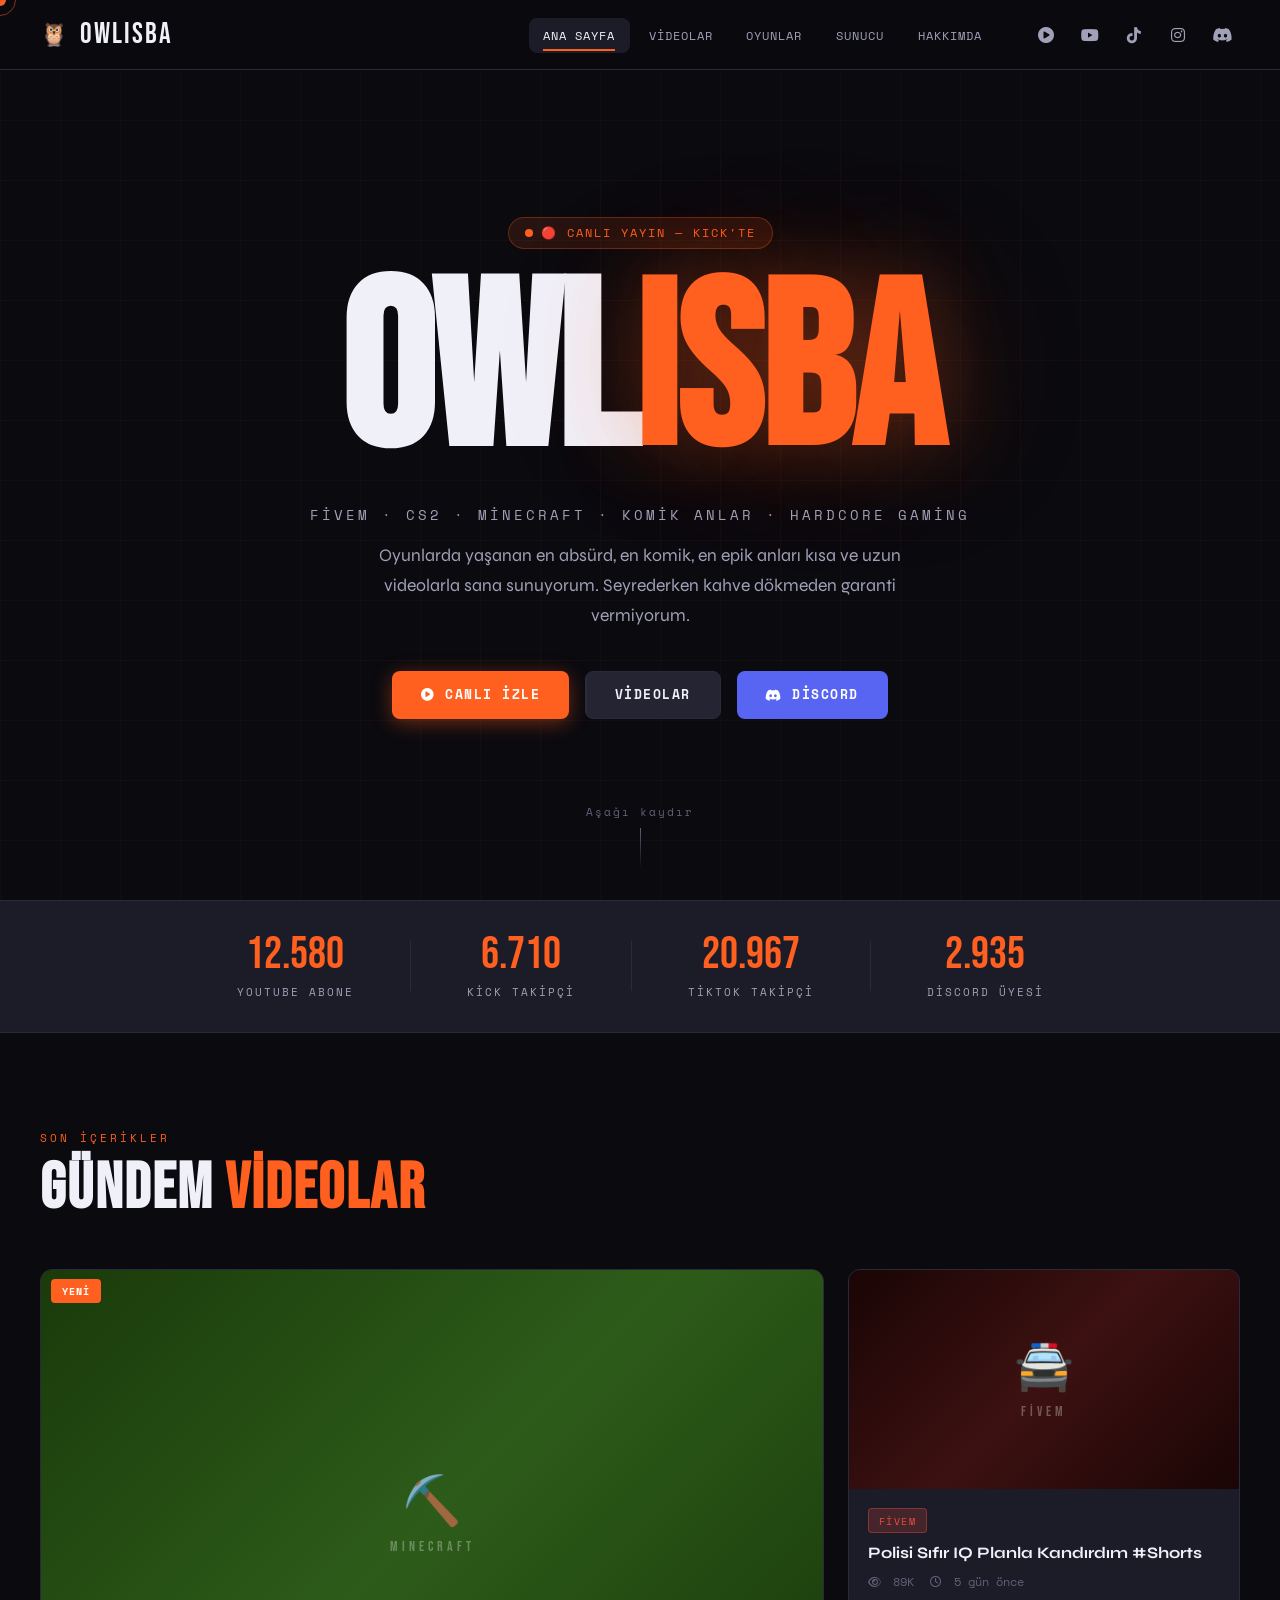
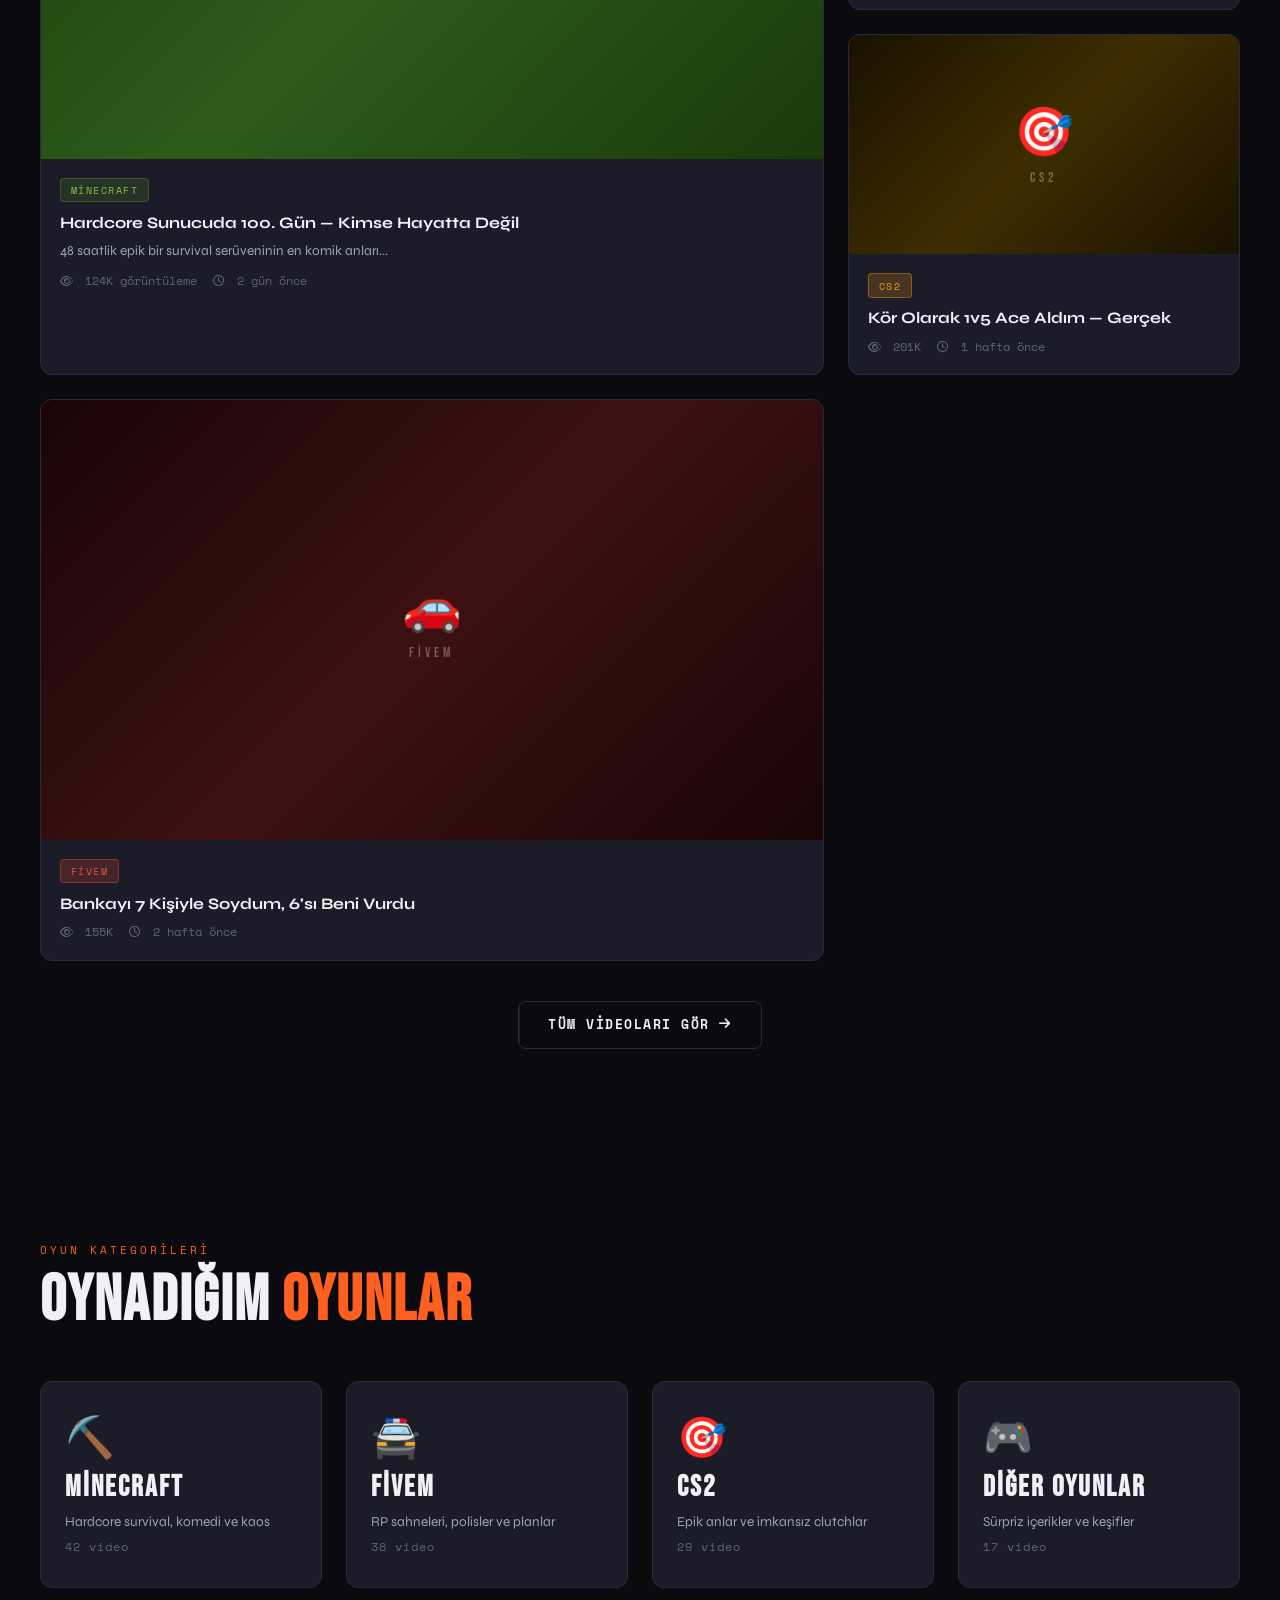
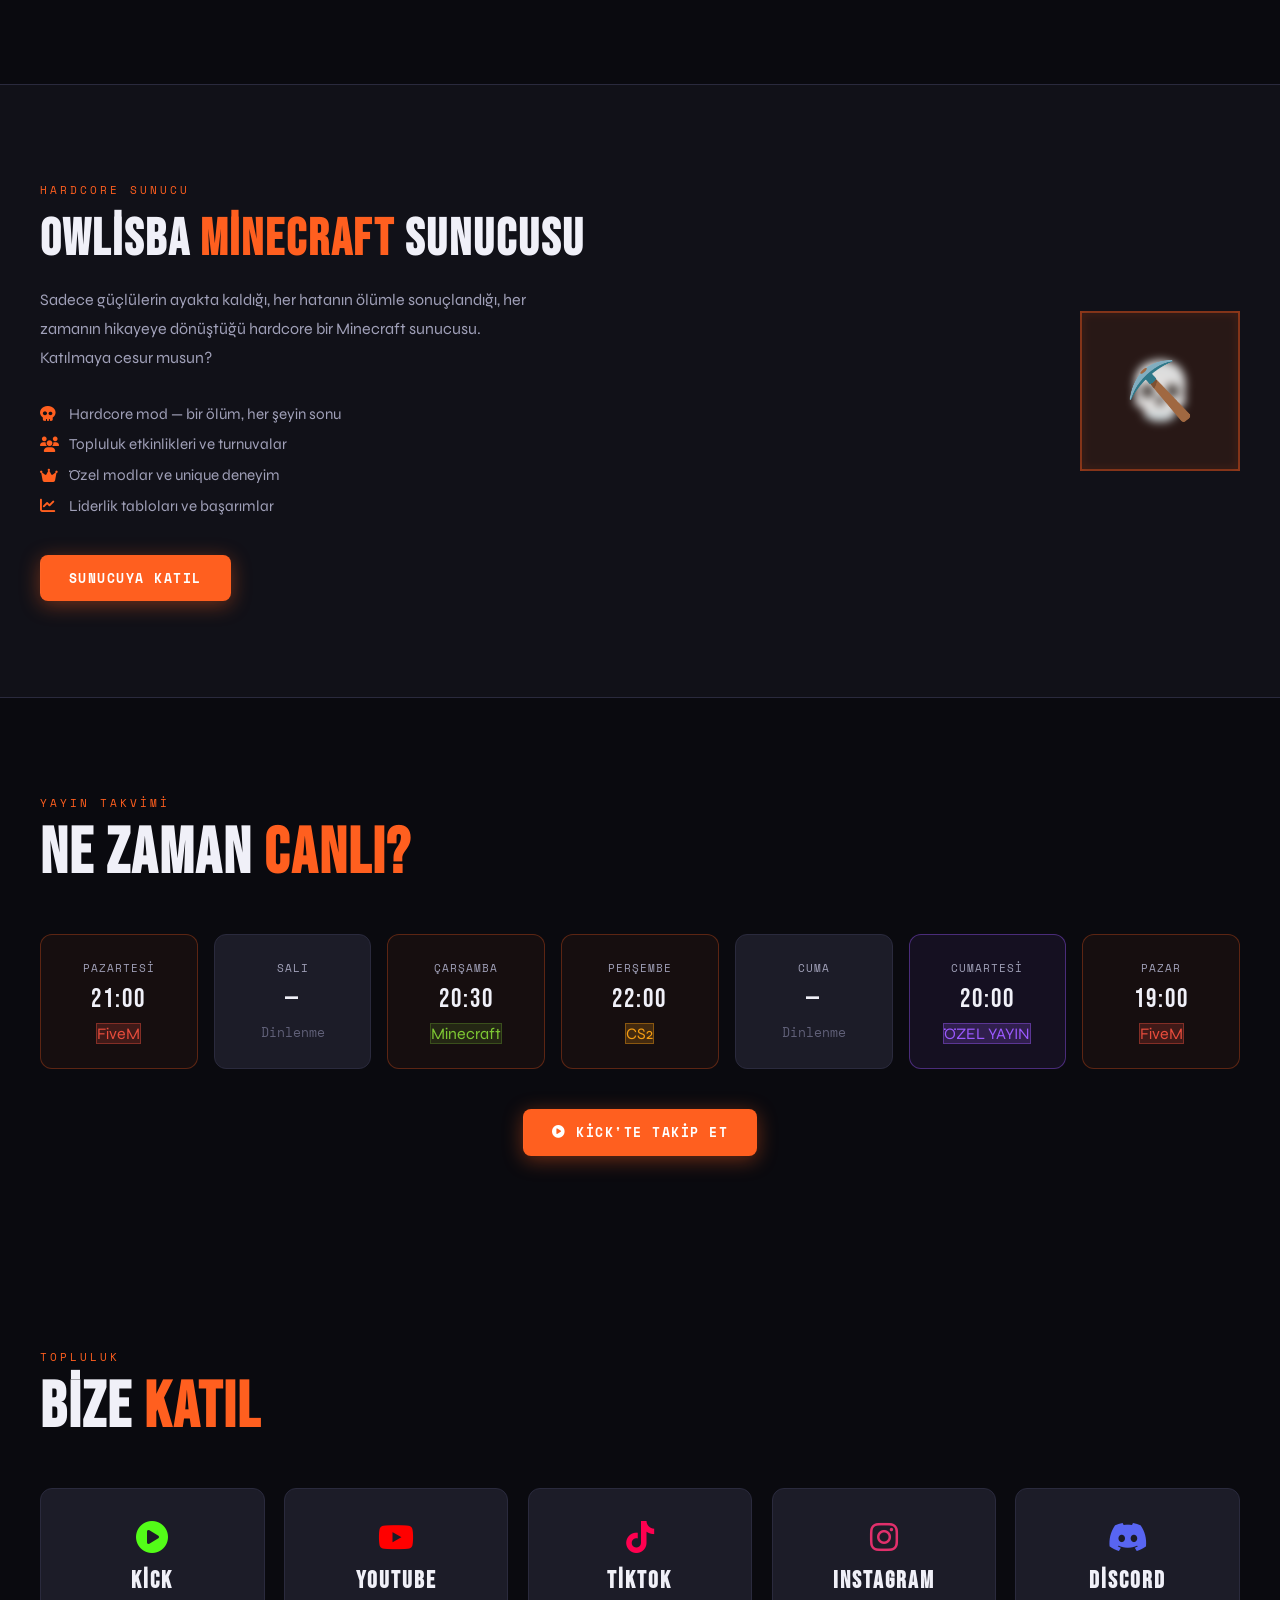
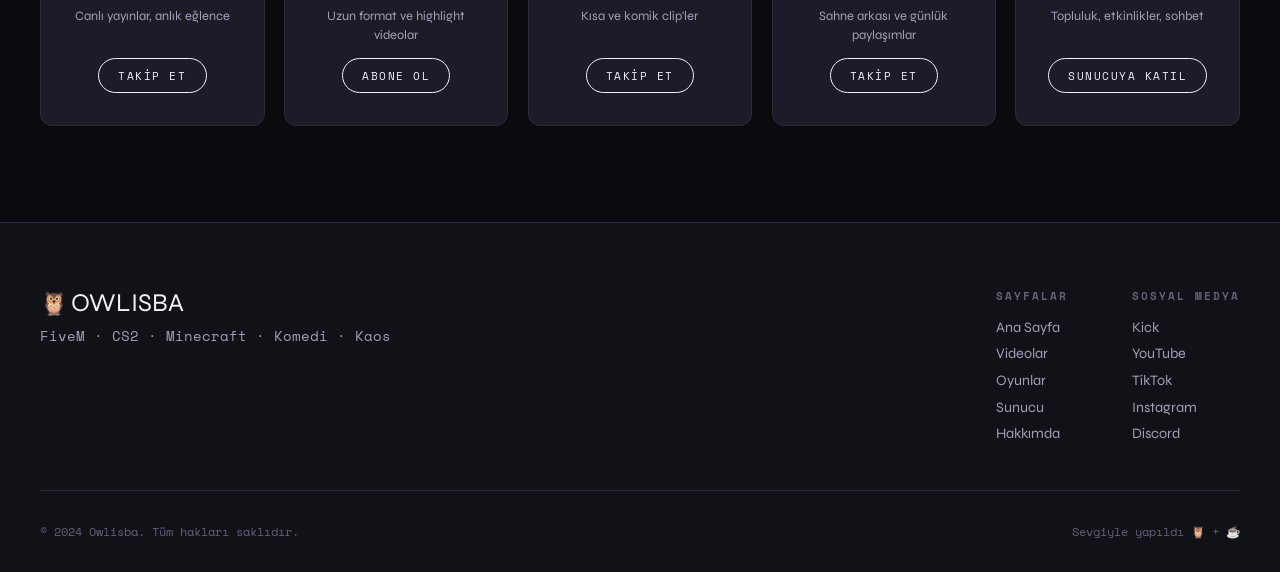
<file: Yeni klasör/index.html>
<!DOCTYPE html>
<html lang="tr">
<head>
  <meta charset="UTF-8" />
  <meta name="viewport" content="width=device-width, initial-scale=1.0" />
  <title>OWLISBA — Gaming Content Creator</title>
  <link rel="stylesheet" href="style.css" />
  <link href="https://fonts.googleapis.com/css2?family=Bebas+Neue&family=Space+Mono:wght@400;700&family=Syne:wght@400;700;800&display=swap" rel="stylesheet" />
  <link rel="stylesheet" href="https://cdnjs.cloudflare.com/ajax/libs/font-awesome/6.5.0/css/all.min.css" />
</head>
<body>

<!-- CURSOR -->
<div class="cursor" id="cursor"></div>
<div class="cursor-trail" id="cursorTrail"></div>

<!-- NAV -->
<nav class="navbar" id="navbar">
  <div class="nav-logo">
    <span class="logo-owl">🦉</span>
    <span class="logo-text">OWLISBA</span>
  </div>
  <ul class="nav-links">
    <li><a href="index.html" class="active">Ana Sayfa</a></li>
    <li><a href="videos.html">Videolar</a></li>
    <li><a href="games.html">Oyunlar</a></li>
    <li><a href="server.html">Sunucu</a></li>
    <li><a href="about.html">Hakkımda</a></li>
  </ul>
  <div class="nav-socials">
    <a href="https://kick.com/owlisba" target="_blank" title="Kick"><i class="fa-solid fa-circle-play"></i></a>
    <a href="https://www.youtube.com/channel/UC18YkoN4p_8Siqgl8_2wBgA" target="_blank" title="YouTube"><i class="fa-brands fa-youtube"></i></a>
    <a href="https://tiktok.com/@owlisba" target="_blank" title="TikTok"><i class="fa-brands fa-tiktok"></i></a>
    <a href="https://instagram.com/owlisba" target="_blank" title="Instagram"><i class="fa-brands fa-instagram"></i></a>
    <a href="https://discord.com/invite/f5wYekYN5y" target="_blank" title="Discord"><i class="fa-brands fa-discord"></i></a>
  </div>
  <button class="hamburger" id="hamburger"><span></span><span></span><span></span></button>
</nav>

<!-- MOBILE MENU -->
<div class="mobile-menu" id="mobileMenu">
  <a href="index.html">Ana Sayfa</a>
  <a href="videos.html">Videolar</a>
  <a href="games.html">Oyunlar</a>
  <a href="server.html">Sunucu</a>
  <a href="about.html">Hakkımda</a>
  <div class="mobile-socials">
    <a href="https://kick.com/owlisba" target="_blank"><i class="fa-solid fa-circle-play"></i> Kick</a>
    <a href="https://www.youtube.com/channel/UC18YkoN4p_8Siqgl8_2wBgA" target="_blank"><i class="fa-brands fa-youtube"></i> YouTube</a>
    <a href="https://discord.com/invite/f5wYekYN5y" target="_blank"><i class="fa-brands fa-discord"></i> Discord</a>
  </div>
</div>

<!-- HERO -->
<section class="hero" id="home">
  <div class="hero-bg">
    <div class="grid-overlay"></div>
    <div class="particles" id="particles"></div>
  </div>
  <div class="hero-content">
    <div class="hero-badge">🔴 CANLI YAYIN — KICK'TE</div>
    <h1 class="hero-title">
      <span class="title-owl">OWL</span><span class="title-isba">ISBA</span>
    </h1>
    <p class="hero-sub">FiveM · CS2 · Minecraft · Komik Anlar · Hardcore Gaming</p>
    <p class="hero-desc">Oyunlarda yaşanan en absürd, en komik, en epik anları kısa ve uzun videolarla sana sunuyorum. Seyrederken kahve dökmeden garanti vermiyorum.</p>
    <div class="hero-buttons">
      <a href="https://kick.com/owlisba" target="_blank" class="btn btn-primary"><i class="fa-solid fa-circle-play"></i> Canlı İzle</a>
      <a href="videos.html" class="btn btn-secondary">Videolar</a>
      <a href="https://discord.com/invite/f5wYekYN5y" target="_blank" class="btn btn-discord"><i class="fa-brands fa-discord"></i> Discord</a>
    </div>
  </div>
  <div class="hero-scroll-hint">
    <span>Aşağı kaydır</span>
    <div class="scroll-line"></div>
  </div>
</section>

<!-- STATS -->
<section class="stats-bar">
  <div class="stat-item">
    <span class="stat-num" data-target="15000">0</span>
    <span class="stat-label">YouTube Abone</span>
  </div>
  <div class="stat-divider"></div>
  <div class="stat-item">
    <span class="stat-num" data-target="8000">0</span>
    <span class="stat-label">Kick Takipçi</span>
  </div>
  <div class="stat-divider"></div>
  <div class="stat-item">
    <span class="stat-num" data-target="25000">0</span>
    <span class="stat-label">TikTok Takipçi</span>
  </div>
  <div class="stat-divider"></div>
  <div class="stat-item">
    <span class="stat-num" data-target="3500">0</span>
    <span class="stat-label">Discord Üyesi</span>
  </div>
</section>

<!-- FEATURED CONTENT -->
<section class="featured section">
  <div class="section-header">
    <span class="section-tag">SON İÇERİKLER</span>
    <h2>Gündem <span class="accent">Videolar</span></h2>
  </div>
  <div class="video-grid">
    <div class="video-card featured-card">
      <div class="video-thumb">
        <div class="thumb-placeholder minecraft-thumb">
          <span class="game-icon">⛏️</span>
          <span class="thumb-label">MINECRAFT</span>
        </div>
        <div class="video-overlay">
          <button class="play-btn"><i class="fa-solid fa-play"></i></button>
          <span class="video-duration">18:42</span>
        </div>
        <span class="video-badge new">YENİ</span>
      </div>
      <div class="video-info">
        <span class="video-game-tag minecraft-tag">Minecraft</span>
        <h3>Hardcore Sunucuda 100. Gün — Kimse Hayatta Değil</h3>
        <p>48 saatlik epik bir survival serüveninin en komik anları...</p>
        <div class="video-meta">
          <span><i class="fa-regular fa-eye"></i> 124K görüntüleme</span>
          <span><i class="fa-regular fa-clock"></i> 2 gün önce</span>
        </div>
      </div>
    </div>

    <div class="video-card">
      <div class="video-thumb">
        <div class="thumb-placeholder fivem-thumb">
          <span class="game-icon">🚔</span>
          <span class="thumb-label">FiveM</span>
        </div>
        <div class="video-overlay">
          <button class="play-btn"><i class="fa-solid fa-play"></i></button>
          <span class="video-duration">6:17</span>
        </div>
      </div>
      <div class="video-info">
        <span class="video-game-tag fivem-tag">FiveM</span>
        <h3>Polisi Sıfır IQ Planla Kandırdım #Shorts</h3>
        <div class="video-meta">
          <span><i class="fa-regular fa-eye"></i> 89K</span>
          <span><i class="fa-regular fa-clock"></i> 5 gün önce</span>
        </div>
      </div>
    </div>

    <div class="video-card">
      <div class="video-thumb">
        <div class="thumb-placeholder cs2-thumb">
          <span class="game-icon">🎯</span>
          <span class="thumb-label">CS2</span>
        </div>
        <div class="video-overlay">
          <button class="play-btn"><i class="fa-solid fa-play"></i></button>
          <span class="video-duration">12:03</span>
        </div>
      </div>
      <div class="video-info">
        <span class="video-game-tag cs2-tag">CS2</span>
        <h3>Kör Olarak 1v5 Ace Aldım — Gerçek</h3>
        <div class="video-meta">
          <span><i class="fa-regular fa-eye"></i> 201K</span>
          <span><i class="fa-regular fa-clock"></i> 1 hafta önce</span>
        </div>
      </div>
    </div>

    <div class="video-card">
      <div class="video-thumb">
        <div class="thumb-placeholder fivem-thumb">
          <span class="game-icon">🚗</span>
          <span class="thumb-label">FiveM</span>
        </div>
        <div class="video-overlay">
          <button class="play-btn"><i class="fa-solid fa-play"></i></button>
          <span class="video-duration">24:51</span>
        </div>
      </div>
      <div class="video-info">
        <span class="video-game-tag fivem-tag">FiveM</span>
        <h3>Bankayı 7 Kişiyle Soydum, 6'sı Beni Vurdu</h3>
        <div class="video-meta">
          <span><i class="fa-regular fa-eye"></i> 155K</span>
          <span><i class="fa-regular fa-clock"></i> 2 hafta önce</span>
        </div>
      </div>
    </div>
  </div>
  <div class="section-cta">
    <a href="videos.html" class="btn btn-outline">Tüm Videoları Gör <i class="fa-solid fa-arrow-right"></i></a>
  </div>
</section>

<!-- GAMES TEASER -->
<section class="games-teaser section">
  <div class="section-header">
    <span class="section-tag">OYUN KATEGORİLERİ</span>
    <h2>Oynadığım <span class="accent">Oyunlar</span></h2>
  </div>
  <div class="games-grid">
    <a href="games.html#minecraft" class="game-card minecraft-card">
      <div class="game-bg"></div>
      <span class="game-emoji">⛏️</span>
      <h3>Minecraft</h3>
      <p>Hardcore survival, komedi ve kaos</p>
      <span class="game-count">42 video</span>
    </a>
    <a href="games.html#fivem" class="game-card fivem-card">
      <div class="game-bg"></div>
      <span class="game-emoji">🚔</span>
      <h3>FiveM</h3>
      <p>RP sahneleri, polisler ve planlar</p>
      <span class="game-count">38 video</span>
    </a>
    <a href="games.html#cs2" class="game-card cs2-card">
      <div class="game-bg"></div>
      <span class="game-emoji">🎯</span>
      <h3>CS2</h3>
      <p>Epik anlar ve imkansız clutchlar</p>
      <span class="game-count">29 video</span>
    </a>
    <a href="games.html#other" class="game-card other-card">
      <div class="game-bg"></div>
      <span class="game-emoji">🎮</span>
      <h3>Diğer Oyunlar</h3>
      <p>Sürpriz içerikler ve keşifler</p>
      <span class="game-count">17 video</span>
    </a>
  </div>
</section>

<!-- SERVER PROMO -->
<section class="server-promo section">
  <div class="server-content">
    <div class="server-text">
      <span class="section-tag">HARDCORE SUNUCU</span>
      <h2>Owlisba <span class="accent">Minecraft</span> Sunucusu</h2>
      <p>Sadece güçlülerin ayakta kaldığı, her hatanın ölümle sonuçlandığı, her zamanın hikayeye dönüştüğü hardcore bir Minecraft sunucusu. Katılmaya cesur musun?</p>
      <ul class="server-features">
        <li><i class="fa-solid fa-skull"></i> Hardcore mod — bir ölüm, her şeyin sonu</li>
        <li><i class="fa-solid fa-users"></i> Topluluk etkinlikleri ve turnuvalar</li>
        <li><i class="fa-solid fa-crown"></i> Özel modlar ve unique deneyim</li>
        <li><i class="fa-solid fa-chart-line"></i> Liderlik tabloları ve başarımlar</li>
      </ul>
      <a href="server.html" class="btn btn-primary">Sunucuya Katıl</a>
    </div>
    <div class="server-visual">
      <div class="minecraft-cube">
        <div class="cube-face front">⛏️</div>
        <div class="cube-face back">💀</div>
        <div class="cube-face left">🌿</div>
        <div class="cube-face right">🔥</div>
        <div class="cube-face top">⭐</div>
        <div class="cube-face bottom">🪨</div>
      </div>
    </div>
  </div>
</section>

<!-- LIVE STREAM SCHEDULE -->
<section class="schedule section">
  <div class="section-header">
    <span class="section-tag">YAYIN TAKVİMİ</span>
    <h2>Ne Zaman <span class="accent">Canlı?</span></h2>
  </div>
  <div class="schedule-grid">
    <div class="schedule-day active">
      <span class="day">Pazartesi</span>
      <span class="time">21:00</span>
      <span class="game-tag fivem-tag">FiveM</span>
    </div>
    <div class="schedule-day">
      <span class="day">Salı</span>
      <span class="time">—</span>
      <span class="off-tag">Dinlenme</span>
    </div>
    <div class="schedule-day active">
      <span class="day">Çarşamba</span>
      <span class="time">20:30</span>
      <span class="game-tag minecraft-tag">Minecraft</span>
    </div>
    <div class="schedule-day active">
      <span class="day">Perşembe</span>
      <span class="time">22:00</span>
      <span class="game-tag cs2-tag">CS2</span>
    </div>
    <div class="schedule-day">
      <span class="day">Cuma</span>
      <span class="time">—</span>
      <span class="off-tag">Dinlenme</span>
    </div>
    <div class="schedule-day active special">
      <span class="day">Cumartesi</span>
      <span class="time">20:00</span>
      <span class="game-tag special-tag">ÖZEL YAYIN</span>
    </div>
    <div class="schedule-day active">
      <span class="day">Pazar</span>
      <span class="time">19:00</span>
      <span class="game-tag fivem-tag">FiveM</span>
    </div>
  </div>
  <div class="section-cta">
    <a href="https://kick.com/owlisba" target="_blank" class="btn btn-primary"><i class="fa-solid fa-circle-play"></i> Kick'te Takip Et</a>
  </div>
</section>

<!-- SOCIALS / JOIN COMMUNITY -->
<section class="community section">
  <div class="section-header">
    <span class="section-tag">TOPLULUK</span>
    <h2>Bize <span class="accent">Katıl</span></h2>
  </div>
  <div class="socials-grid">
    <a href="https://kick.com/owlisba" target="_blank" class="social-card kick-card">
      <i class="fa-solid fa-circle-play"></i>
      <h3>Kick</h3>
      <p>Canlı yayınlar, anlık eğlence</p>
      <span class="follow-btn">Takip Et</span>
    </a>
    <a href="https://www.youtube.com/channel/UC18YkoN4p_8Siqgl8_2wBgA" target="_blank" class="social-card youtube-card">
      <i class="fa-brands fa-youtube"></i>
      <h3>YouTube</h3>
      <p>Uzun format ve highlight videolar</p>
      <span class="follow-btn">Abone Ol</span>
    </a>
    <a href="https://tiktok.com/@owlisba" target="_blank" class="social-card tiktok-card">
      <i class="fa-brands fa-tiktok"></i>
      <h3>TikTok</h3>
      <p>Kısa ve komik clip'ler</p>
      <span class="follow-btn">Takip Et</span>
    </a>
    <a href="https://instagram.com/owlisba" target="_blank" class="social-card instagram-card">
      <i class="fa-brands fa-instagram"></i>
      <h3>Instagram</h3>
      <p>Sahne arkası ve günlük paylaşımlar</p>
      <span class="follow-btn">Takip Et</span>
    </a>
    <a href="https://discord.com/invite/f5wYekYN5y" target="_blank" class="social-card discord-card">
      <i class="fa-brands fa-discord"></i>
      <h3>Discord</h3>
      <p>Topluluk, etkinlikler, sohbet</p>
      <span class="follow-btn">Sunucuya Katıl</span>
    </a>
  </div>
</section>

<!-- FOOTER -->
<footer class="footer">
  <div class="footer-top">
    <div class="footer-brand">
      <span class="logo-owl">🦉</span>
      <span class="logo-text">OWLISBA</span>
      <p>FiveM · CS2 · Minecraft · Komedi · Kaos</p>
    </div>
    <div class="footer-links">
      <div class="footer-col">
        <h4>Sayfalar</h4>
        <a href="index.html">Ana Sayfa</a>
        <a href="videos.html">Videolar</a>
        <a href="games.html">Oyunlar</a>
        <a href="server.html">Sunucu</a>
        <a href="about.html">Hakkımda</a>
      </div>
      <div class="footer-col">
        <h4>Sosyal Medya</h4>
        <a href="https://kick.com/owlisba" target="_blank">Kick</a>
        <a href="https://www.youtube.com/channel/UC18YkoN4p_8Siqgl8_2wBgA" target="_blank">YouTube</a>
        <a href="https://tiktok.com/@owlisba" target="_blank">TikTok</a>
        <a href="https://instagram.com/owlisba" target="_blank">Instagram</a>
        <a href="https://discord.com/invite/f5wYekYN5y" target="_blank">Discord</a>
      </div>
    </div>
  </div>
  <div class="footer-bottom">
    <p>© 2024 Owlisba. Tüm hakları saklıdır.</p>
    <p>Sevgiyle yapıldı 🦉 + ☕</p>
  </div>
</footer>

<script src="main.js"></script>
</body>
</html>
</file>
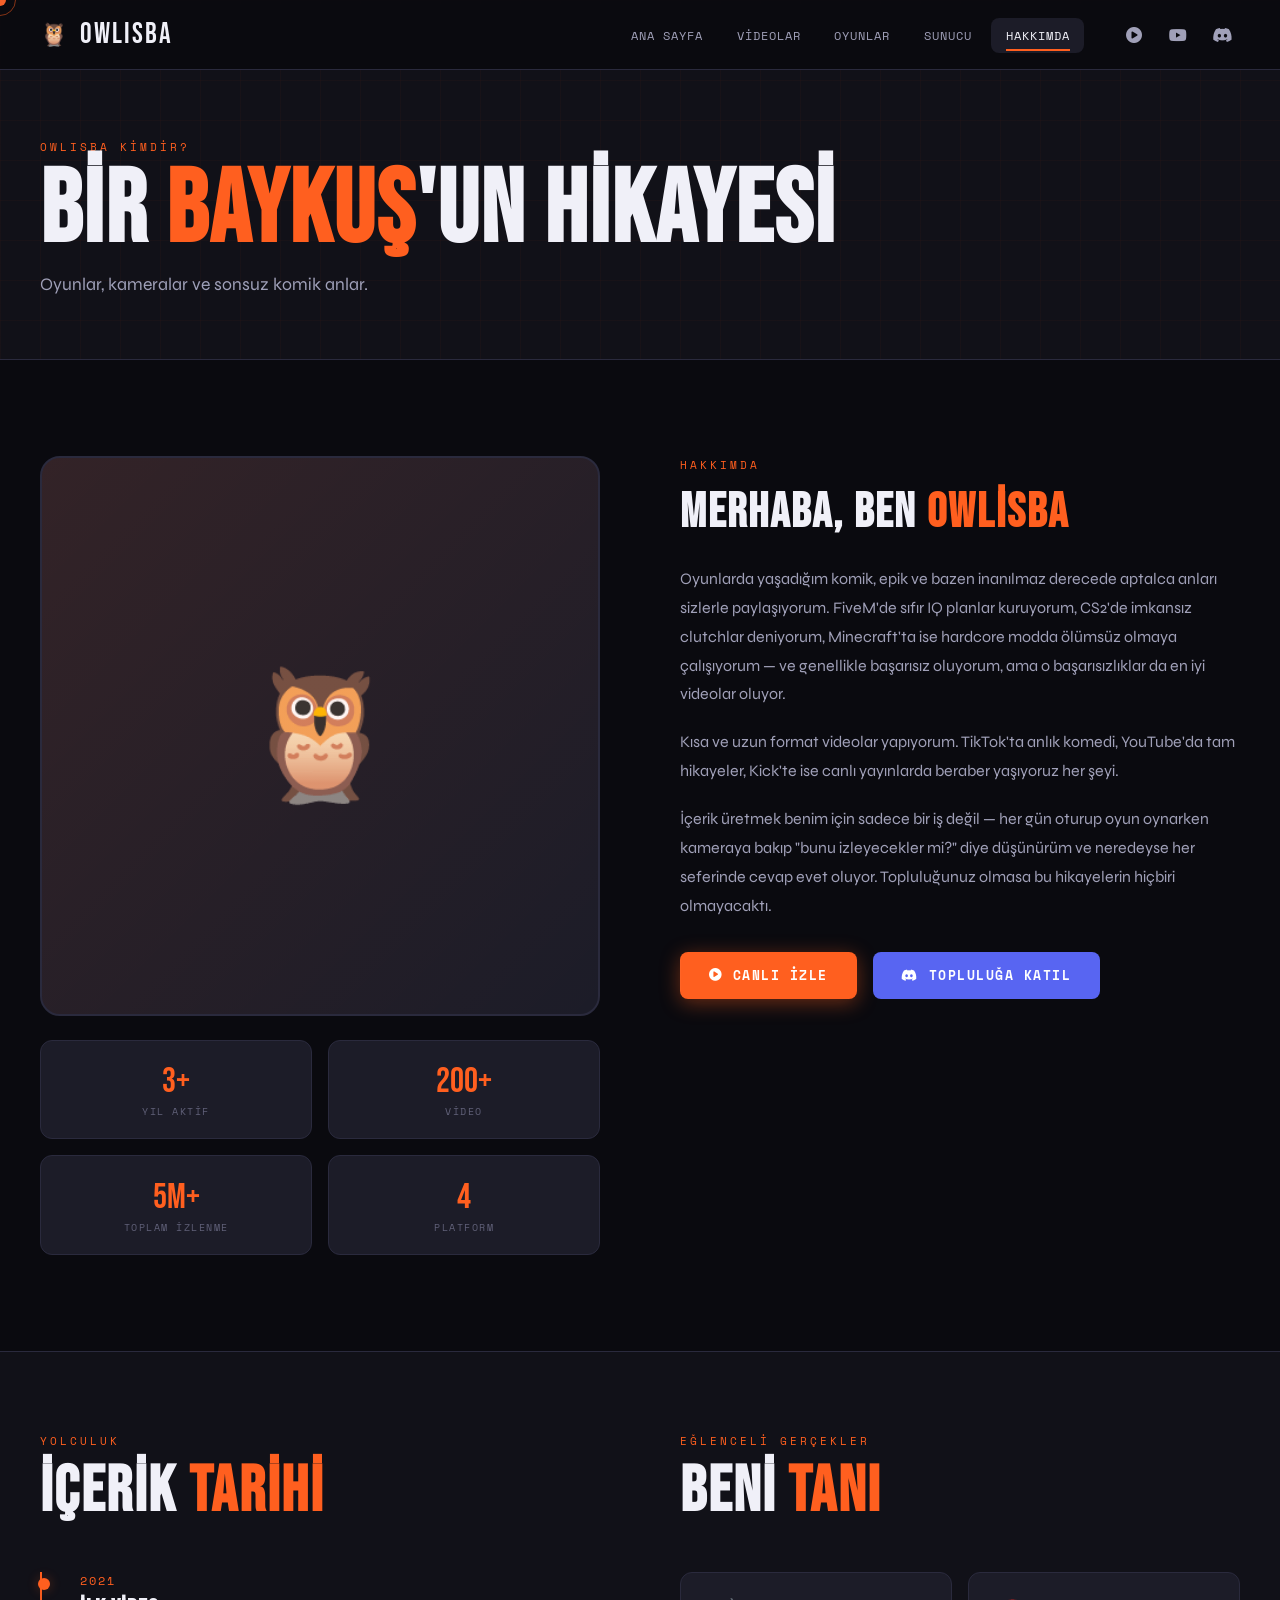
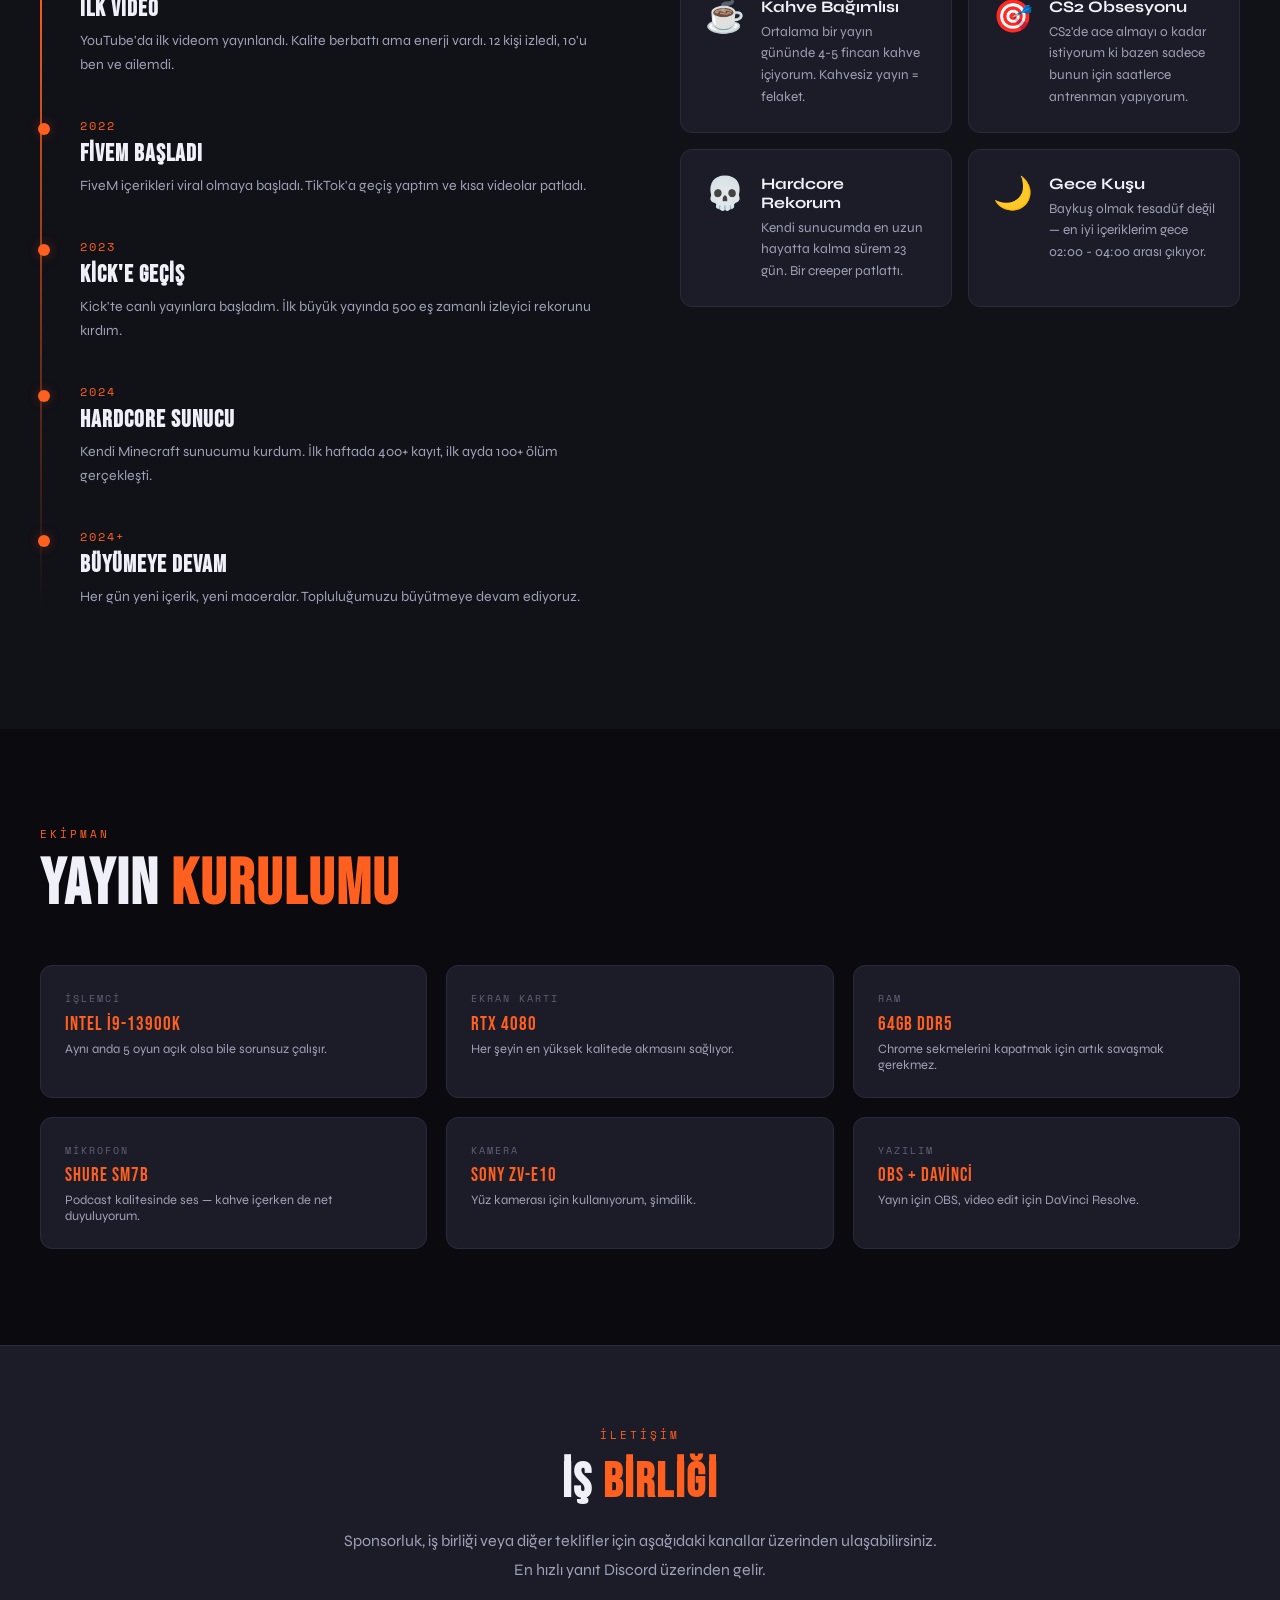
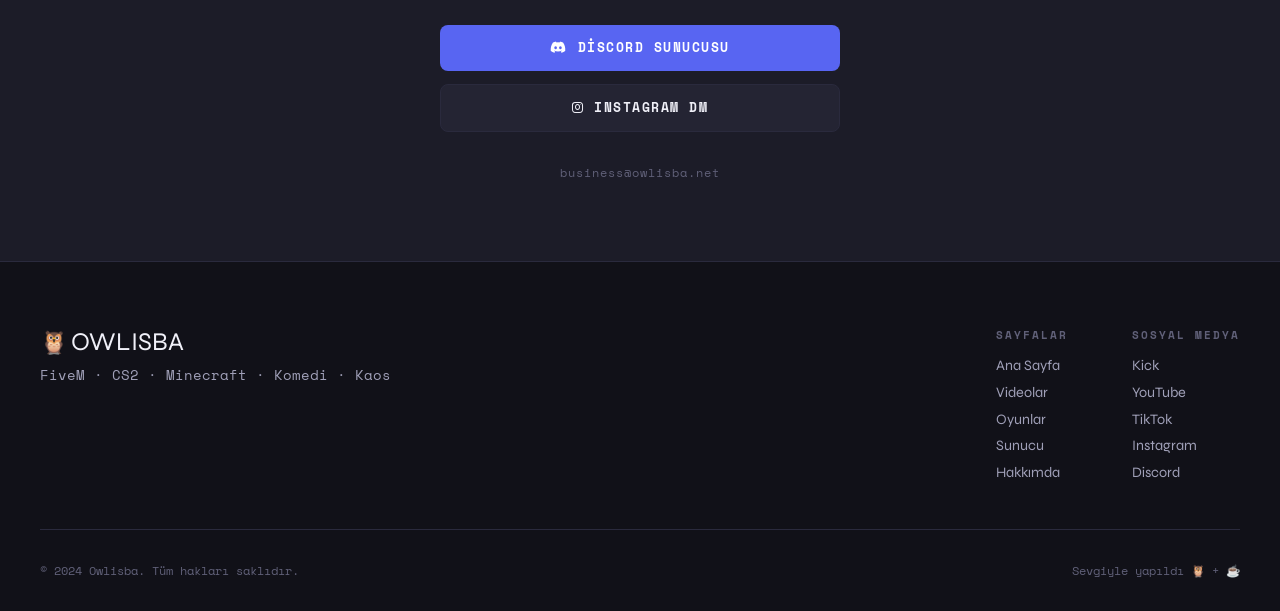
<file: Yeni klasör/about.html>
<!DOCTYPE html>
<html lang="tr">
<head>
  <meta charset="UTF-8" />
  <meta name="viewport" content="width=device-width, initial-scale=1.0" />
  <title>Hakkımda — OWLISBA</title>
  <link rel="stylesheet" href="style.css" />
  <link href="https://fonts.googleapis.com/css2?family=Bebas+Neue&family=Space+Mono:wght@400;700&family=Syne:wght@400;700;800&display=swap" rel="stylesheet" />
  <link rel="stylesheet" href="https://cdnjs.cloudflare.com/ajax/libs/font-awesome/6.5.0/css/all.min.css" />
  <style>
    .timeline {
      position: relative;
      padding-left: 2.5rem;
    }
    .timeline::before {
      content: '';
      position: absolute; left: 0; top: 0; bottom: 0;
      width: 2px;
      background: linear-gradient(to bottom, var(--accent), transparent);
    }
    .timeline-item {
      position: relative;
      margin-bottom: 2.5rem;
    }
    .timeline-item::before {
      content: '';
      position: absolute;
      left: -2.6rem; top: 0.4rem;
      width: 12px; height: 12px;
      border-radius: 50%;
      background: var(--accent);
      box-shadow: 0 0 12px var(--accent-glow);
    }
    .timeline-year {
      font-family: var(--font-mono);
      font-size: 0.72rem; letter-spacing: 2px;
      color: var(--accent);
      text-transform: uppercase;
      margin-bottom: 0.3rem;
    }
    .timeline-item h4 {
      font-family: var(--font-display);
      font-size: 1.5rem; letter-spacing: 1px;
      margin-bottom: 0.4rem;
    }
    .timeline-item p { font-size: 0.88rem; color: var(--text2); line-height: 1.7; }

    .setup-grid {
      display: grid;
      grid-template-columns: repeat(3, 1fr);
      gap: 1.2rem;
      margin-top: 1.5rem;
    }
    .setup-item {
      background: var(--surface);
      border: 1px solid var(--border);
      border-radius: 12px;
      padding: 1.5rem;
      transition: var(--transition);
    }
    .setup-item:hover { border-color: var(--accent); transform: translateY(-3px); }
    .setup-item .setup-cat {
      font-family: var(--font-mono);
      font-size: 0.65rem; letter-spacing: 2px;
      color: var(--text3); text-transform: uppercase;
      margin-bottom: 0.4rem; display: block;
    }
    .setup-item .setup-name {
      font-family: var(--font-display);
      font-size: 1.2rem; letter-spacing: 1px;
      color: var(--accent);
    }
    .setup-item .setup-desc { font-size: 0.8rem; color: var(--text2); margin-top: 0.3rem; }

    .fun-fact-grid {
      display: grid;
      grid-template-columns: repeat(2, 1fr);
      gap: 1rem;
    }
    .fun-fact {
      background: var(--surface);
      border: 1px solid var(--border);
      border-radius: 12px;
      padding: 1.5rem;
      display: flex; align-items: flex-start; gap: 1rem;
    }
    .fun-fact-icon { font-size: 2rem; flex-shrink: 0; }
    .fun-fact-text strong { display: block; margin-bottom: 0.3rem; }
    .fun-fact-text p { font-size: 0.85rem; color: var(--text2); line-height: 1.6; }

    @media (max-width: 768px) {
      .setup-grid { grid-template-columns: 1fr 1fr; }
      .fun-fact-grid { grid-template-columns: 1fr; }
    }
    @media (max-width: 480px) {
      .setup-grid { grid-template-columns: 1fr; }
    }
  </style>
</head>
<body>

<div class="cursor" id="cursor"></div>
<div class="cursor-trail" id="cursorTrail"></div>

<nav class="navbar" id="navbar">
  <div class="nav-logo"><span class="logo-owl">🦉</span><span class="logo-text"><a href="index.html">OWLISBA</a></span></div>
  <ul class="nav-links">
    <li><a href="index.html">Ana Sayfa</a></li>
    <li><a href="videos.html">Videolar</a></li>
    <li><a href="games.html">Oyunlar</a></li>
    <li><a href="server.html">Sunucu</a></li>
    <li><a href="about.html" class="active">Hakkımda</a></li>
  </ul>
  <div class="nav-socials">
    <a href="https://kick.com/owlisba" target="_blank"><i class="fa-solid fa-circle-play"></i></a>
    <a href="https://www.youtube.com/channel/UC18YkoN4p_8Siqgl8_2wBgA" target="_blank"><i class="fa-brands fa-youtube"></i></a>
    <a href="https://discord.com/invite/f5wYekYN5y" target="_blank"><i class="fa-brands fa-discord"></i></a>
  </div>
  <button class="hamburger" id="hamburger"><span></span><span></span><span></span></button>
</nav>

<div class="mobile-menu" id="mobileMenu">
  <a href="index.html">Ana Sayfa</a>
  <a href="videos.html">Videolar</a>
  <a href="games.html">Oyunlar</a>
  <a href="server.html">Sunucu</a>
  <a href="about.html">Hakkımda</a>
</div>

<div class="page-hero">
  <div class="page-hero-bg"></div>
  <div class="page-hero-content">
    <span class="section-tag">OWLISBA KİMDİR?</span>
    <h1>Bir <span class="accent">Baykuş</span>'un Hikayesi</h1>
    <p>Oyunlar, kameralar ve sonsuz komik anlar.</p>
  </div>
</div>

<!-- ABOUT MAIN -->
<section class="section">
  <div class="about-grid">
    <div>
      <div class="about-avatar">
        🦉
      </div>
      <!-- STATS BELOW AVATAR -->
      <div style="display:grid; grid-template-columns:1fr 1fr; gap:1rem; margin-top:1.5rem;">
        <div style="background:var(--surface); border:1px solid var(--border); border-radius:12px; padding:1.2rem; text-align:center;">
          <div style="font-family:var(--font-display); font-size:2.2rem; color:var(--accent);">3+</div>
          <div style="font-family:var(--font-mono); font-size:0.65rem; letter-spacing:1.5px; color:var(--text3); text-transform:uppercase;">Yıl Aktif</div>
        </div>
        <div style="background:var(--surface); border:1px solid var(--border); border-radius:12px; padding:1.2rem; text-align:center;">
          <div style="font-family:var(--font-display); font-size:2.2rem; color:var(--accent);">200+</div>
          <div style="font-family:var(--font-mono); font-size:0.65rem; letter-spacing:1.5px; color:var(--text3); text-transform:uppercase;">Video</div>
        </div>
        <div style="background:var(--surface); border:1px solid var(--border); border-radius:12px; padding:1.2rem; text-align:center;">
          <div style="font-family:var(--font-display); font-size:2.2rem; color:var(--accent);">5M+</div>
          <div style="font-family:var(--font-mono); font-size:0.65rem; letter-spacing:1.5px; color:var(--text3); text-transform:uppercase;">Toplam İzlenme</div>
        </div>
        <div style="background:var(--surface); border:1px solid var(--border); border-radius:12px; padding:1.2rem; text-align:center;">
          <div style="font-family:var(--font-display); font-size:2.2rem; color:var(--accent);">4</div>
          <div style="font-family:var(--font-mono); font-size:0.65rem; letter-spacing:1.5px; color:var(--text3); text-transform:uppercase;">Platform</div>
        </div>
      </div>
    </div>
    <div class="about-text">
      <span class="section-tag">HAKKIMDA</span>
      <h2>Merhaba, ben <span class="accent">Owlisba</span></h2>
      <p>Oyunlarda yaşadığım komik, epik ve bazen inanılmaz derecede aptalca anları sizlerle paylaşıyorum. FiveM'de sıfır IQ planlar kuruyorum, CS2'de imkansız clutchlar deniyorum, Minecraft'ta ise hardcore modda ölümsüz olmaya çalışıyorum — ve genellikle başarısız oluyorum, ama o başarısızlıklar da en iyi videolar oluyor.</p>
      <p>Kısa ve uzun format videolar yapıyorum. TikTok'ta anlık komedi, YouTube'da tam hikayeler, Kick'te ise canlı yayınlarda beraber yaşıyoruz her şeyi.</p>
      <p>İçerik üretmek benim için sadece bir iş değil — her gün oturup oyun oynarken kameraya bakıp "bunu izleyecekler mi?" diye düşünürüm ve neredeyse her seferinde cevap evet oluyor. Topluluğunuz olmasa bu hikayelerin hiçbiri olmayacaktı.</p>
      <div style="display:flex; gap:1rem; flex-wrap:wrap; margin-top:2rem;">
        <a href="https://kick.com/owlisba" target="_blank" class="btn btn-primary"><i class="fa-solid fa-circle-play"></i> Canlı İzle</a>
        <a href="https://discord.com/invite/f5wYekYN5y" target="_blank" class="btn btn-discord"><i class="fa-brands fa-discord"></i> Topluluğa Katıl</a>
      </div>
    </div>
  </div>
</section>

<!-- TIMELINE -->
<section style="background:var(--bg2); border-top:1px solid var(--border); padding:5rem 2.5rem;">
  <div style="max-width:1300px; margin:0 auto; display:grid; grid-template-columns:1fr 1fr; gap:5rem;">
    <div>
      <div class="section-header">
        <span class="section-tag">YOLCULUK</span>
        <h2>İçerik <span class="accent">Tarihi</span></h2>
      </div>
      <div class="timeline">
        <div class="timeline-item">
          <div class="timeline-year">2021</div>
          <h4>İlk Video</h4>
          <p>YouTube'da ilk videom yayınlandı. Kalite berbattı ama enerji vardı. 12 kişi izledi, 10'u ben ve ailemdi.</p>
        </div>
        <div class="timeline-item">
          <div class="timeline-year">2022</div>
          <h4>FiveM Başladı</h4>
          <p>FiveM içerikleri viral olmaya başladı. TikTok'a geçiş yaptım ve kısa videolar patladı.</p>
        </div>
        <div class="timeline-item">
          <div class="timeline-year">2023</div>
          <h4>Kick'e Geçiş</h4>
          <p>Kick'te canlı yayınlara başladım. İlk büyük yayında 500 eş zamanlı izleyici rekorunu kırdım.</p>
        </div>
        <div class="timeline-item">
          <div class="timeline-year">2024</div>
          <h4>Hardcore Sunucu</h4>
          <p>Kendi Minecraft sunucumu kurdum. İlk haftada 400+ kayıt, ilk ayda 100+ ölüm gerçekleşti.</p>
        </div>
        <div class="timeline-item">
          <div class="timeline-year">2024+</div>
          <h4>Büyümeye Devam</h4>
          <p>Her gün yeni içerik, yeni maceralar. Topluluğumuzu büyütmeye devam ediyoruz.</p>
        </div>
      </div>
    </div>
    <div>
      <div class="section-header">
        <span class="section-tag">EĞLENCELİ GERÇEKLER</span>
        <h2>Beni <span class="accent">Tanı</span></h2>
      </div>
      <div class="fun-fact-grid">
        <div class="fun-fact">
          <span class="fun-fact-icon">☕</span>
          <div class="fun-fact-text"><strong>Kahve Bağımlısı</strong><p>Ortalama bir yayın gününde 4-5 fincan kahve içiyorum. Kahvesiz yayın = felaket.</p></div>
        </div>
        <div class="fun-fact">
          <span class="fun-fact-icon">🎯</span>
          <div class="fun-fact-text"><strong>CS2 Obsesyonu</strong><p>CS2'de ace almayı o kadar istiyorum ki bazen sadece bunun için saatlerce antrenman yapıyorum.</p></div>
        </div>
        <div class="fun-fact">
          <span class="fun-fact-icon">💀</span>
          <div class="fun-fact-text"><strong>Hardcore Rekorum</strong><p>Kendi sunucumda en uzun hayatta kalma sürem 23 gün. Bir creeper patlattı.</p></div>
        </div>
        <div class="fun-fact">
          <span class="fun-fact-icon">🌙</span>
          <div class="fun-fact-text"><strong>Gece Kuşu</strong><p>Baykuş olmak tesadüf değil — en iyi içeriklerim gece 02:00 - 04:00 arası çıkıyor.</p></div>
        </div>
      </div>
    </div>
  </div>
</section>

<!-- SETUP -->
<section class="section">
  <div class="section-header">
    <span class="section-tag">EKİPMAN</span>
    <h2>Yayın <span class="accent">Kurulumu</span></h2>
  </div>
  <div class="setup-grid">
    <div class="setup-item"><span class="setup-cat">İşlemci</span><div class="setup-name">Intel i9-13900K</div><div class="setup-desc">Aynı anda 5 oyun açık olsa bile sorunsuz çalışır.</div></div>
    <div class="setup-item"><span class="setup-cat">Ekran Kartı</span><div class="setup-name">RTX 4080</div><div class="setup-desc">Her şeyin en yüksek kalitede akmasını sağlıyor.</div></div>
    <div class="setup-item"><span class="setup-cat">RAM</span><div class="setup-name">64GB DDR5</div><div class="setup-desc">Chrome sekmelerini kapatmak için artık savaşmak gerekmez.</div></div>
    <div class="setup-item"><span class="setup-cat">Mikrofon</span><div class="setup-name">Shure SM7B</div><div class="setup-desc">Podcast kalitesinde ses — kahve içerken de net duyuluyorum.</div></div>
    <div class="setup-item"><span class="setup-cat">Kamera</span><div class="setup-name">Sony ZV-E10</div><div class="setup-desc">Yüz kamerası için kullanıyorum, şimdilik.</div></div>
    <div class="setup-item"><span class="setup-cat">Yazılım</span><div class="setup-name">OBS + DaVinci</div><div class="setup-desc">Yayın için OBS, video edit için DaVinci Resolve.</div></div>
  </div>
</section>

<!-- CONTACT -->
<section style="background:var(--surface); border-top:1px solid var(--border); padding:5rem 2.5rem; text-align:center;">
  <div style="max-width:600px; margin:0 auto;">
    <span class="section-tag" style="text-align:center; display:block;">İLETİŞİM</span>
    <h2 style="font-family:var(--font-display); font-size:3rem; letter-spacing:2px; margin-bottom:1rem;">İş <span class="accent">Birliği</span></h2>
    <p style="color:var(--text2); margin-bottom:2.5rem; line-height:1.8;">Sponsorluk, iş birliği veya diğer teklifler için aşağıdaki kanallar üzerinden ulaşabilirsiniz. En hızlı yanıt Discord üzerinden gelir.</p>
    <div style="display:flex; flex-direction:column; gap:0.8rem; max-width:400px; margin:0 auto;">
      <a href="https://discord.com/invite/f5wYekYN5y" target="_blank" class="btn btn-discord" style="justify-content:center;"><i class="fa-brands fa-discord"></i> Discord Sunucusu</a>
      <a href="https://instagram.com/owlisba" target="_blank" class="btn btn-secondary" style="justify-content:center;"><i class="fa-brands fa-instagram"></i> Instagram DM</a>
    </div>
    <p style="font-family:var(--font-mono); font-size:0.72rem; color:var(--text3); margin-top:2rem; letter-spacing:1px;">business@owlisba.net</p>
  </div>
</section>

<footer class="footer">
  <div class="footer-top">
    <div class="footer-brand"><span class="logo-owl">🦉</span> <span class="logo-text">OWLISBA</span><p>FiveM · CS2 · Minecraft · Komedi · Kaos</p></div>
    <div class="footer-links">
      <div class="footer-col"><h4>Sayfalar</h4><a href="index.html">Ana Sayfa</a><a href="videos.html">Videolar</a><a href="games.html">Oyunlar</a><a href="server.html">Sunucu</a><a href="about.html">Hakkımda</a></div>
      <div class="footer-col"><h4>Sosyal Medya</h4><a href="https://kick.com/owlisba" target="_blank">Kick</a><a href="https://www.youtube.com/channel/UC18YkoN4p_8Siqgl8_2wBgA" target="_blank">YouTube</a><a href="https://tiktok.com/@owlisba" target="_blank">TikTok</a><a href="https://instagram.com/owlisba" target="_blank">Instagram</a><a href="https://discord.com/invite/f5wYekYN5y" target="_blank">Discord</a></div>
    </div>
  </div>
  <div class="footer-bottom"><p>© 2024 Owlisba. Tüm hakları saklıdır.</p><p>Sevgiyle yapıldı 🦉 + ☕</p></div>
</footer>

<script src="main.js"></script>
</body>
</html>
</file>
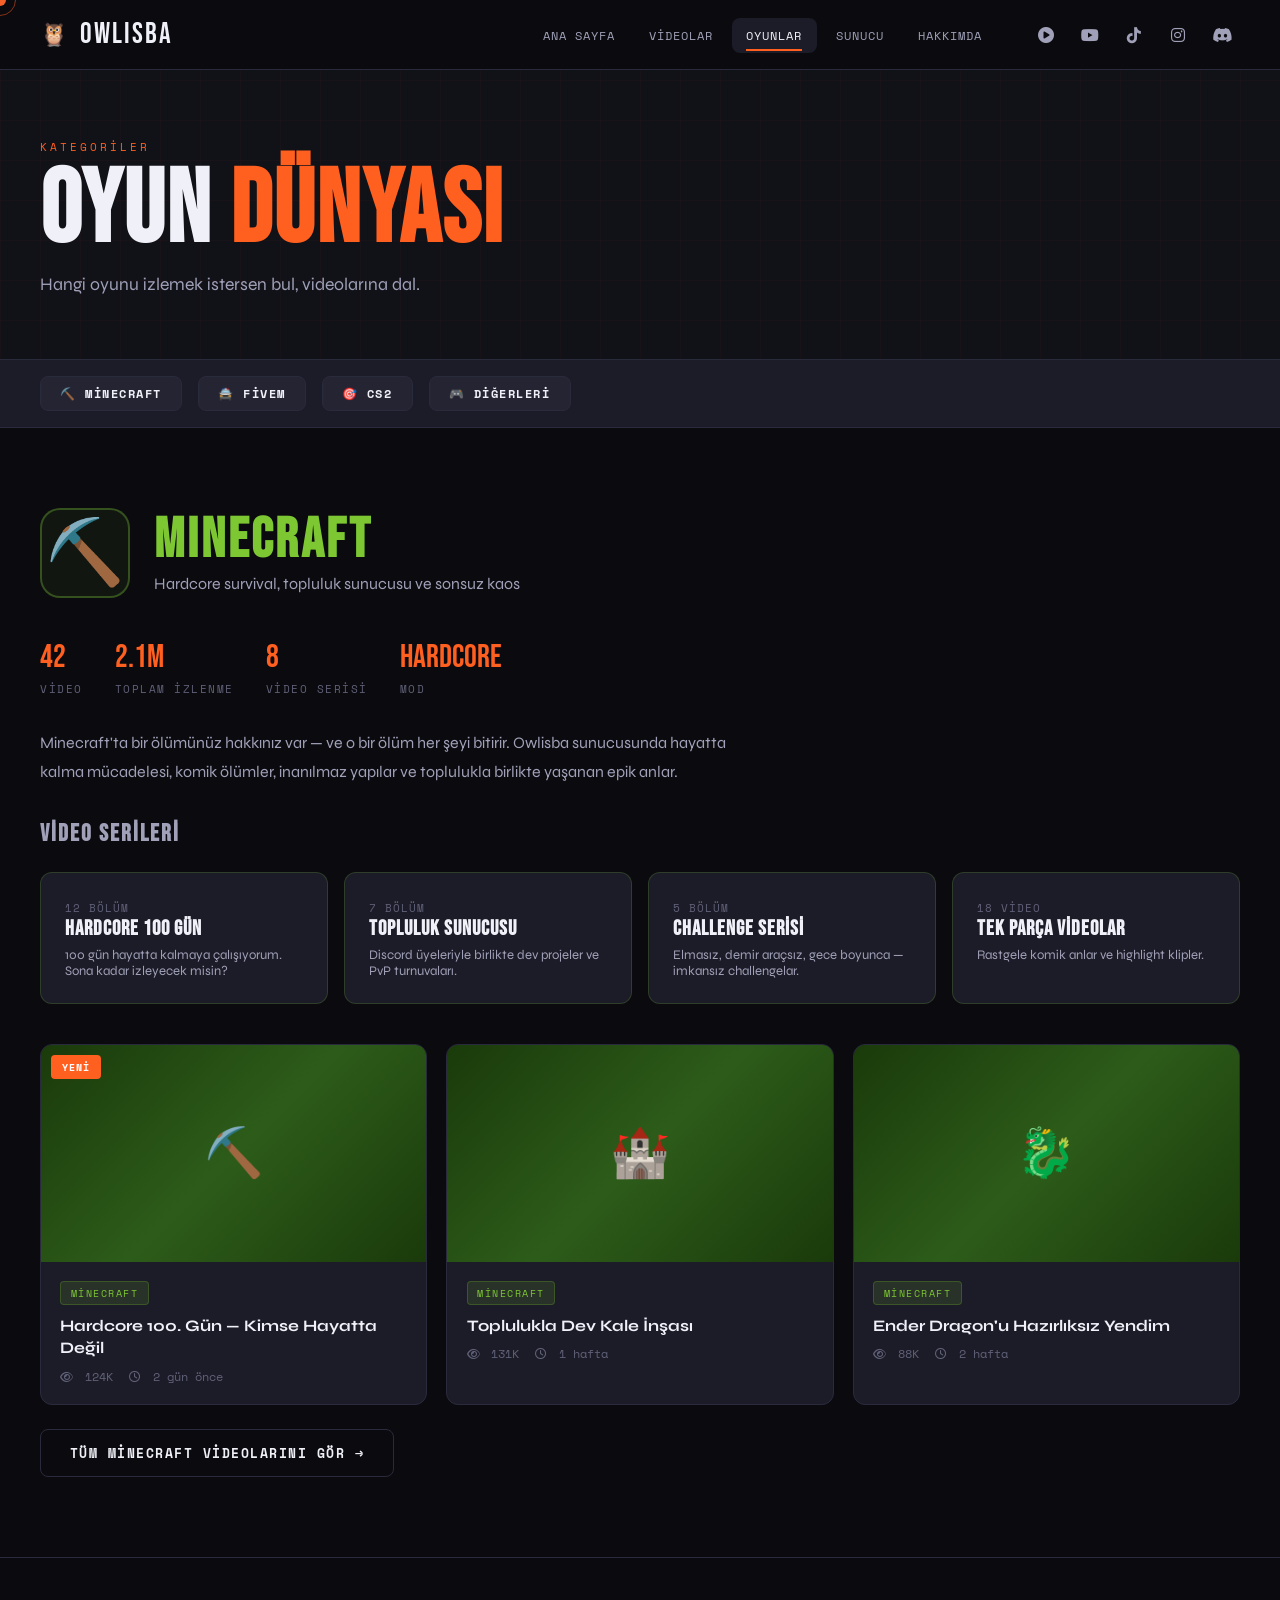
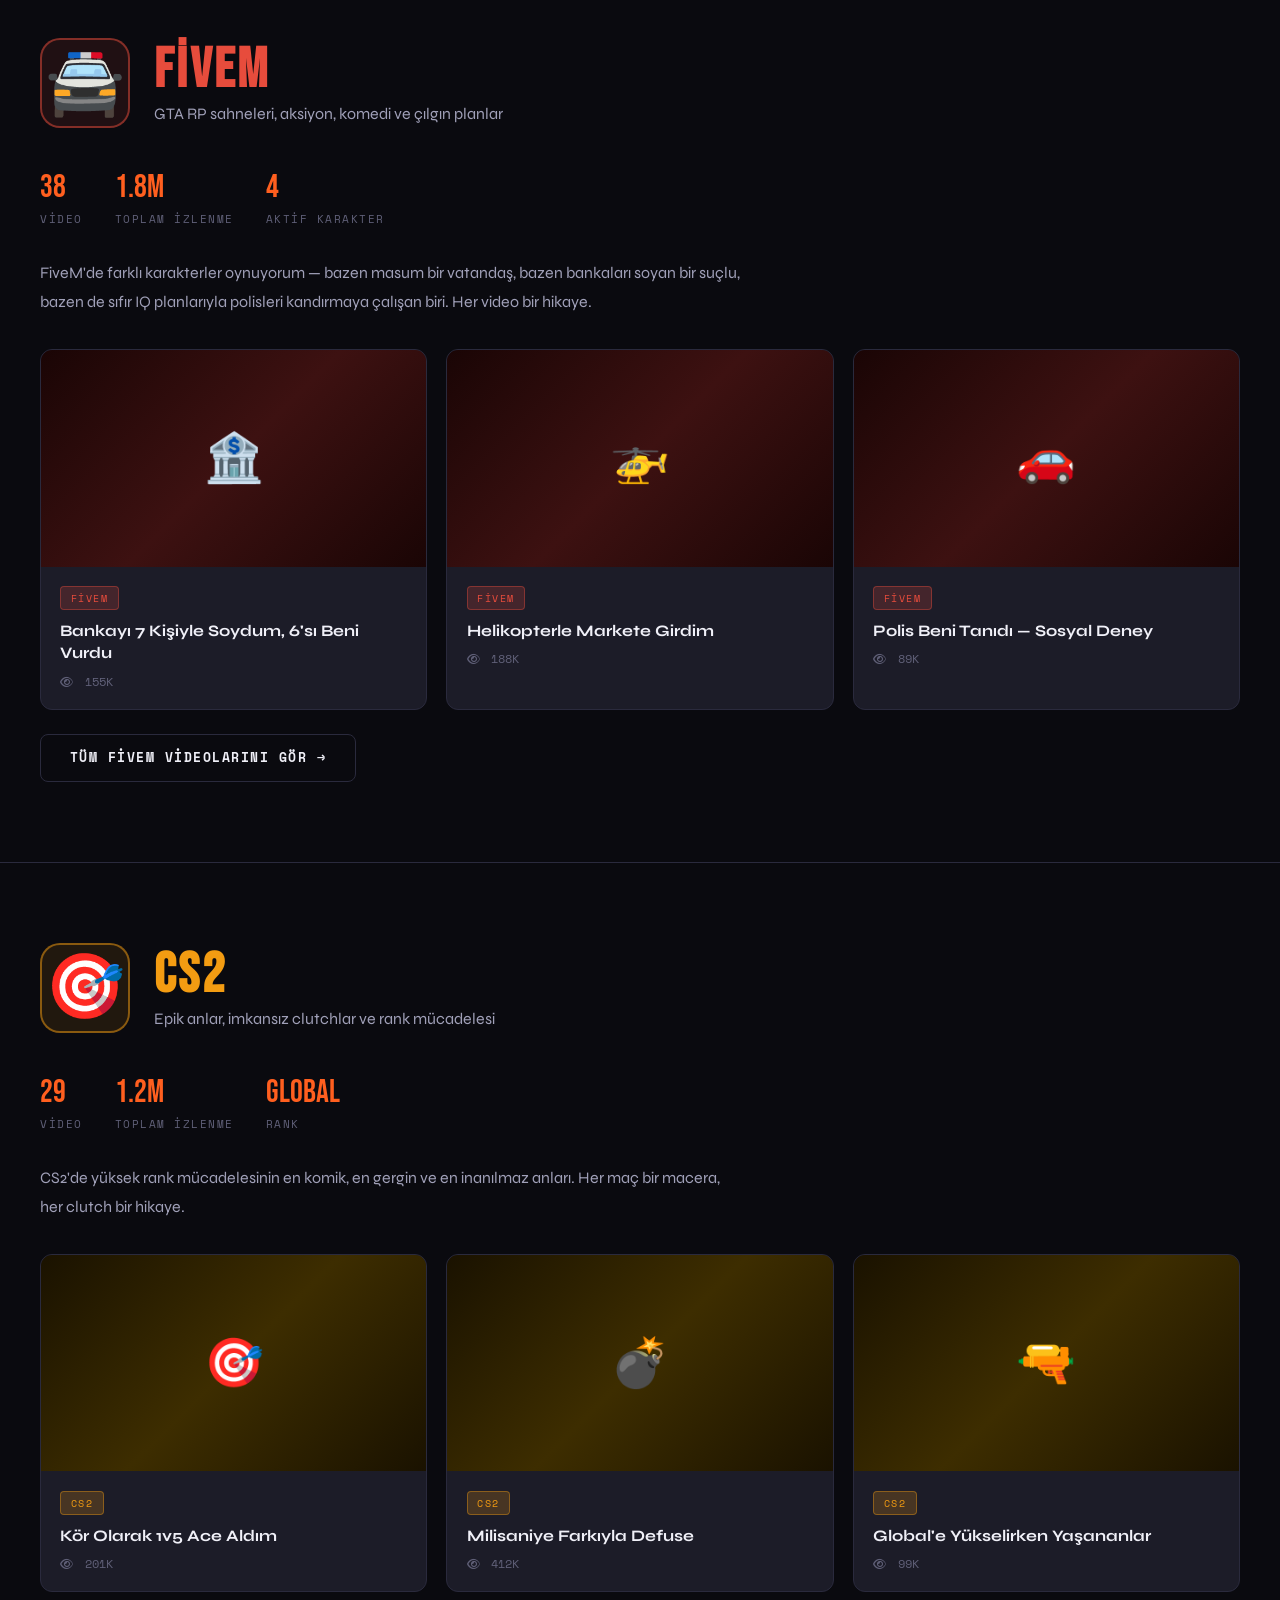
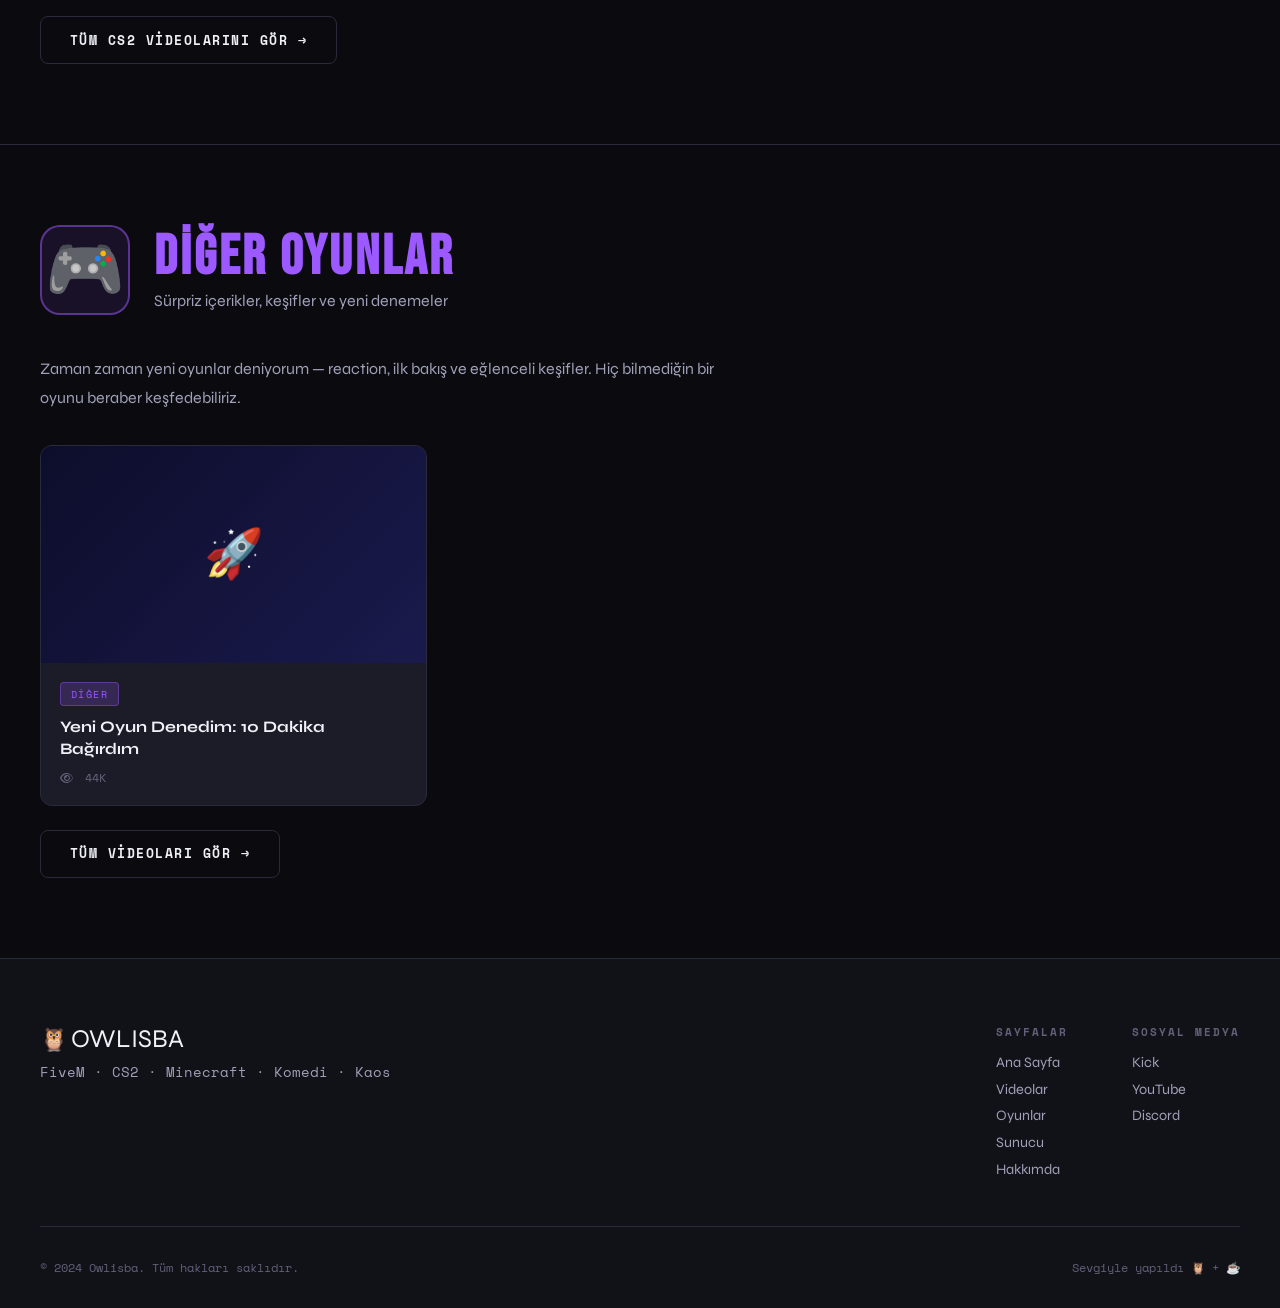
<file: Yeni klasör/games.html>
<!DOCTYPE html>
<html lang="tr">
<head>
  <meta charset="UTF-8" />
  <meta name="viewport" content="width=device-width, initial-scale=1.0" />
  <title>Oyunlar — OWLISBA</title>
  <link rel="stylesheet" href="style.css" />
  <link href="https://fonts.googleapis.com/css2?family=Bebas+Neue&family=Space+Mono:wght@400;700&family=Syne:wght@400;700;800&display=swap" rel="stylesheet" />
  <link rel="stylesheet" href="https://cdnjs.cloudflare.com/ajax/libs/font-awesome/6.5.0/css/all.min.css" />
  <style>
    .game-detail-section { padding: 5rem 2.5rem; max-width: 1300px; margin: 0 auto; }
    .game-detail-section:not(:last-of-type) { border-bottom: 1px solid var(--border); }
    .game-header {
      display: flex; align-items: center; gap: 1.5rem;
      margin-bottom: 2.5rem;
    }
    .game-header-icon {
      font-size: 4rem;
      width: 90px; height: 90px;
      background: var(--surface);
      border-radius: 20px;
      display: flex; align-items: center; justify-content: center;
      border: 2px solid var(--border);
      flex-shrink: 0;
    }
    .game-header-text h2 {
      font-family: var(--font-display);
      font-size: 3.5rem; letter-spacing: 3px; line-height: 1;
    }
    .game-header-text p { color: var(--text2); font-size: 1rem; margin-top: 0.3rem; }
    .game-stats-row {
      display: flex; gap: 2rem; margin-bottom: 2rem; flex-wrap: wrap;
    }
    .game-stat {
      display: flex; flex-direction: column; gap: 0.2rem;
    }
    .game-stat .num {
      font-family: var(--font-display);
      font-size: 2rem; color: var(--accent);
    }
    .game-stat .lbl {
      font-family: var(--font-mono);
      font-size: 0.7rem; letter-spacing: 1.5px;
      color: var(--text3); text-transform: uppercase;
    }
    .game-videos-row {
      display: grid;
      grid-template-columns: repeat(3, 1fr);
      gap: 1.2rem;
    }
    .game-desc { color: var(--text2); line-height: 1.8; margin-bottom: 2rem; max-width: 700px; }

    .series-grid {
      display: grid;
      grid-template-columns: repeat(auto-fill, minmax(240px, 1fr));
      gap: 1rem;
      margin-top: 1.5rem;
    }
    .series-card {
      background: var(--surface);
      border: 1px solid var(--border);
      border-radius: 12px;
      padding: 1.5rem;
      transition: var(--transition);
    }
    .series-card:hover { border-color: var(--accent); transform: translateY(-3px); }
    .series-card .ep-count {
      font-family: var(--font-mono);
      font-size: 0.7rem; letter-spacing: 1px;
      color: var(--text3); margin-bottom: 0.5rem;
    }
    .series-card h4 {
      font-family: var(--font-display);
      font-size: 1.3rem; letter-spacing: 1px;
      margin-bottom: 0.4rem;
    }
    .series-card p { font-size: 0.82rem; color: var(--text2); }

    @media (max-width: 768px) {
      .game-videos-row { grid-template-columns: 1fr; }
      .game-header { flex-direction: column; align-items: flex-start; }
    }
  </style>
</head>
<body>

<div class="cursor" id="cursor"></div>
<div class="cursor-trail" id="cursorTrail"></div>

<nav class="navbar" id="navbar">
  <div class="nav-logo"><span class="logo-owl">🦉</span><span class="logo-text"><a href="index.html">OWLISBA</a></span></div>
  <ul class="nav-links">
    <li><a href="index.html">Ana Sayfa</a></li>
    <li><a href="videos.html">Videolar</a></li>
    <li><a href="games.html" class="active">Oyunlar</a></li>
    <li><a href="server.html">Sunucu</a></li>
    <li><a href="about.html">Hakkımda</a></li>
  </ul>
  <div class="nav-socials">
    <a href="https://kick.com/owlisba" target="_blank"><i class="fa-solid fa-circle-play"></i></a>
    <a href="https://www.youtube.com/channel/UC18YkoN4p_8Siqgl8_2wBgA" target="_blank"><i class="fa-brands fa-youtube"></i></a>
    <a href="https://tiktok.com/@owlisba" target="_blank"><i class="fa-brands fa-tiktok"></i></a>
    <a href="https://instagram.com/owlisba" target="_blank"><i class="fa-brands fa-instagram"></i></a>
    <a href="https://discord.com/invite/f5wYekYN5y" target="_blank"><i class="fa-brands fa-discord"></i></a>
  </div>
  <button class="hamburger" id="hamburger"><span></span><span></span><span></span></button>
</nav>

<div class="mobile-menu" id="mobileMenu">
  <a href="index.html">Ana Sayfa</a>
  <a href="videos.html">Videolar</a>
  <a href="games.html">Oyunlar</a>
  <a href="server.html">Sunucu</a>
  <a href="about.html">Hakkımda</a>
</div>

<div class="page-hero">
  <div class="page-hero-bg"></div>
  <div class="page-hero-content">
    <span class="section-tag">KATEGORİLER</span>
    <h1>Oyun <span class="accent">Dünyası</span></h1>
    <p>Hangi oyunu izlemek istersen bul, videolarına dal.</p>
  </div>
</div>

<!-- QUICK NAV -->
<div style="background:var(--surface); border-bottom:1px solid var(--border); padding:1rem 2.5rem;">
  <div style="max-width:1300px; margin:0 auto; display:flex; gap:1rem; flex-wrap:wrap;">
    <a href="#minecraft" class="btn btn-secondary" style="font-size:0.75rem; padding:0.5rem 1.2rem;">⛏️ Minecraft</a>
    <a href="#fivem" class="btn btn-secondary" style="font-size:0.75rem; padding:0.5rem 1.2rem;">🚔 FiveM</a>
    <a href="#cs2" class="btn btn-secondary" style="font-size:0.75rem; padding:0.5rem 1.2rem;">🎯 CS2</a>
    <a href="#other" class="btn btn-secondary" style="font-size:0.75rem; padding:0.5rem 1.2rem;">🎮 Diğerleri</a>
  </div>
</div>

<!-- MINECRAFT -->
<div id="minecraft" class="game-detail-section">
  <div class="game-header">
    <div class="game-header-icon" style="border-color:rgba(91,140,42,0.5); background:rgba(91,140,42,0.1);">⛏️</div>
    <div class="game-header-text">
      <h2 style="color:#7dc733;">MINECRAFT</h2>
      <p>Hardcore survival, topluluk sunucusu ve sonsuz kaos</p>
    </div>
  </div>
  <div class="game-stats-row">
    <div class="game-stat"><span class="num">42</span><span class="lbl">Video</span></div>
    <div class="game-stat"><span class="num">2.1M</span><span class="lbl">Toplam İzlenme</span></div>
    <div class="game-stat"><span class="num">8</span><span class="lbl">Video Serisi</span></div>
    <div class="game-stat"><span class="num">Hardcore</span><span class="lbl">Mod</span></div>
  </div>
  <p class="game-desc">Minecraft'ta bir ölümünüz hakkınız var — ve o bir ölüm her şeyi bitirir. Owlisba sunucusunda hayatta kalma mücadelesi, komik ölümler, inanılmaz yapılar ve toplulukla birlikte yaşanan epik anlar.</p>

  <h3 style="font-family:var(--font-display); font-size:1.5rem; letter-spacing:2px; margin-bottom:1.2rem; color:var(--text2);">VİDEO SERİLERİ</h3>
  <div class="series-grid" style="margin-bottom:2.5rem;">
    <div class="series-card" style="border-color:rgba(91,140,42,0.3);">
      <span class="ep-count">12 BÖLÜM</span>
      <h4>Hardcore 100 Gün</h4>
      <p>100 gün hayatta kalmaya çalışıyorum. Sona kadar izleyecek misin?</p>
    </div>
    <div class="series-card" style="border-color:rgba(91,140,42,0.3);">
      <span class="ep-count">7 BÖLÜM</span>
      <h4>Topluluk Sunucusu</h4>
      <p>Discord üyeleriyle birlikte dev projeler ve PvP turnuvaları.</p>
    </div>
    <div class="series-card" style="border-color:rgba(91,140,42,0.3);">
      <span class="ep-count">5 BÖLÜM</span>
      <h4>Challenge Serisi</h4>
      <p>Elmasız, demir araçsız, gece boyunca — imkansız challengelar.</p>
    </div>
    <div class="series-card" style="border-color:rgba(91,140,42,0.3);">
      <span class="ep-count">18 VİDEO</span>
      <h4>Tek Parça Videolar</h4>
      <p>Rastgele komik anlar ve highlight klipler.</p>
    </div>
  </div>

  <div class="game-videos-row">
    <div class="video-card">
      <div class="video-thumb"><div class="thumb-placeholder minecraft-thumb"><span class="game-icon">⛏️</span></div>
      <div class="video-overlay"><button class="play-btn"><i class="fa-solid fa-play"></i></button><span class="video-duration">18:42</span></div>
      <span class="video-badge new">YENİ</span></div>
      <div class="video-info"><span class="video-game-tag minecraft-tag">Minecraft</span><h3>Hardcore 100. Gün — Kimse Hayatta Değil</h3>
      <div class="video-meta"><span><i class="fa-regular fa-eye"></i> 124K</span><span><i class="fa-regular fa-clock"></i> 2 gün önce</span></div></div>
    </div>
    <div class="video-card">
      <div class="video-thumb"><div class="thumb-placeholder minecraft-thumb"><span class="game-icon">🏰</span></div>
      <div class="video-overlay"><button class="play-btn"><i class="fa-solid fa-play"></i></button><span class="video-duration">45:01</span></div></div>
      <div class="video-info"><span class="video-game-tag minecraft-tag">Minecraft</span><h3>Toplulukla Dev Kale İnşası</h3>
      <div class="video-meta"><span><i class="fa-regular fa-eye"></i> 131K</span><span><i class="fa-regular fa-clock"></i> 1 hafta</span></div></div>
    </div>
    <div class="video-card">
      <div class="video-thumb"><div class="thumb-placeholder minecraft-thumb"><span class="game-icon">🐉</span></div>
      <div class="video-overlay"><button class="play-btn"><i class="fa-solid fa-play"></i></button><span class="video-duration">22:09</span></div></div>
      <div class="video-info"><span class="video-game-tag minecraft-tag">Minecraft</span><h3>Ender Dragon'u Hazırlıksız Yendim</h3>
      <div class="video-meta"><span><i class="fa-regular fa-eye"></i> 88K</span><span><i class="fa-regular fa-clock"></i> 2 hafta</span></div></div>
    </div>
  </div>
  <div style="margin-top:1.5rem;"><a href="videos.html" class="btn btn-outline">Tüm Minecraft Videolarını Gör →</a></div>
</div>

<!-- FIVEM -->
<div id="fivem" class="game-detail-section">
  <div class="game-header">
    <div class="game-header-icon" style="border-color:rgba(231,76,60,0.5); background:rgba(231,76,60,0.1);">🚔</div>
    <div class="game-header-text">
      <h2 style="color:#e74c3c;">FiveM</h2>
      <p>GTA RP sahneleri, aksiyon, komedi ve çılgın planlar</p>
    </div>
  </div>
  <div class="game-stats-row">
    <div class="game-stat"><span class="num">38</span><span class="lbl">Video</span></div>
    <div class="game-stat"><span class="num">1.8M</span><span class="lbl">Toplam İzlenme</span></div>
    <div class="game-stat"><span class="num">4</span><span class="lbl">Aktif Karakter</span></div>
  </div>
  <p class="game-desc">FiveM'de farklı karakterler oynuyorum — bazen masum bir vatandaş, bazen bankaları soyan bir suçlu, bazen de sıfır IQ planlarıyla polisleri kandırmaya çalışan biri. Her video bir hikaye.</p>
  <div class="game-videos-row">
    <div class="video-card">
      <div class="video-thumb"><div class="thumb-placeholder fivem-thumb"><span class="game-icon">🏦</span></div>
      <div class="video-overlay"><button class="play-btn"><i class="fa-solid fa-play"></i></button><span class="video-duration">24:51</span></div></div>
      <div class="video-info"><span class="video-game-tag fivem-tag">FiveM</span><h3>Bankayı 7 Kişiyle Soydum, 6'sı Beni Vurdu</h3>
      <div class="video-meta"><span><i class="fa-regular fa-eye"></i> 155K</span></div></div>
    </div>
    <div class="video-card">
      <div class="video-thumb"><div class="thumb-placeholder fivem-thumb"><span class="game-icon">🚁</span></div>
      <div class="video-overlay"><button class="play-btn"><i class="fa-solid fa-play"></i></button><span class="video-duration">3:12</span></div></div>
      <div class="video-info"><span class="video-game-tag fivem-tag">FiveM</span><h3>Helikopterle Markete Girdim</h3>
      <div class="video-meta"><span><i class="fa-regular fa-eye"></i> 188K</span></div></div>
    </div>
    <div class="video-card">
      <div class="video-thumb"><div class="thumb-placeholder fivem-thumb"><span class="game-icon">🚗</span></div>
      <div class="video-overlay"><button class="play-btn"><i class="fa-solid fa-play"></i></button><span class="video-duration">6:17</span></div></div>
      <div class="video-info"><span class="video-game-tag fivem-tag">FiveM</span><h3>Polis Beni Tanıdı — Sosyal Deney</h3>
      <div class="video-meta"><span><i class="fa-regular fa-eye"></i> 89K</span></div></div>
    </div>
  </div>
  <div style="margin-top:1.5rem;"><a href="videos.html" class="btn btn-outline">Tüm FiveM Videolarını Gör →</a></div>
</div>

<!-- CS2 -->
<div id="cs2" class="game-detail-section">
  <div class="game-header">
    <div class="game-header-icon" style="border-color:rgba(243,156,18,0.5); background:rgba(243,156,18,0.1);">🎯</div>
    <div class="game-header-text">
      <h2 style="color:#f39c12;">CS2</h2>
      <p>Epik anlar, imkansız clutchlar ve rank mücadelesi</p>
    </div>
  </div>
  <div class="game-stats-row">
    <div class="game-stat"><span class="num">29</span><span class="lbl">Video</span></div>
    <div class="game-stat"><span class="num">1.2M</span><span class="lbl">Toplam İzlenme</span></div>
    <div class="game-stat"><span class="num">Global</span><span class="lbl">Rank</span></div>
  </div>
  <p class="game-desc">CS2'de yüksek rank mücadelesinin en komik, en gergin ve en inanılmaz anları. Her maç bir macera, her clutch bir hikaye.</p>
  <div class="game-videos-row">
    <div class="video-card">
      <div class="video-thumb"><div class="thumb-placeholder cs2-thumb"><span class="game-icon">🎯</span></div>
      <div class="video-overlay"><button class="play-btn"><i class="fa-solid fa-play"></i></button><span class="video-duration">12:03</span></div></div>
      <div class="video-info"><span class="video-game-tag cs2-tag">CS2</span><h3>Kör Olarak 1v5 Ace Aldım</h3>
      <div class="video-meta"><span><i class="fa-regular fa-eye"></i> 201K</span></div></div>
    </div>
    <div class="video-card">
      <div class="video-thumb"><div class="thumb-placeholder cs2-thumb"><span class="game-icon">💣</span></div>
      <div class="video-overlay"><button class="play-btn"><i class="fa-solid fa-play"></i></button><span class="video-duration">0:58</span></div></div>
      <div class="video-info"><span class="video-game-tag cs2-tag">CS2</span><h3>Milisaniye Farkıyla Defuse</h3>
      <div class="video-meta"><span><i class="fa-regular fa-eye"></i> 412K</span></div></div>
    </div>
    <div class="video-card">
      <div class="video-thumb"><div class="thumb-placeholder cs2-thumb"><span class="game-icon">🔫</span></div>
      <div class="video-overlay"><button class="play-btn"><i class="fa-solid fa-play"></i></button><span class="video-duration">8:55</span></div></div>
      <div class="video-info"><span class="video-game-tag cs2-tag">CS2</span><h3>Global'e Yükselirken Yaşananlar</h3>
      <div class="video-meta"><span><i class="fa-regular fa-eye"></i> 99K</span></div></div>
    </div>
  </div>
  <div style="margin-top:1.5rem;"><a href="videos.html" class="btn btn-outline">Tüm CS2 Videolarını Gör →</a></div>
</div>

<!-- OTHER GAMES -->
<div id="other" class="game-detail-section">
  <div class="game-header">
    <div class="game-header-icon" style="border-color:rgba(155,89,255,0.5); background:rgba(155,89,255,0.1);">🎮</div>
    <div class="game-header-text">
      <h2 style="color:#9b59ff;">DİĞER OYUNLAR</h2>
      <p>Sürpriz içerikler, keşifler ve yeni denemeler</p>
    </div>
  </div>
  <p class="game-desc">Zaman zaman yeni oyunlar deniyorum — reaction, ilk bakış ve eğlenceli keşifler. Hiç bilmediğin bir oyunu beraber keşfedebiliriz.</p>
  <div class="game-videos-row">
    <div class="video-card">
      <div class="video-thumb"><div class="thumb-placeholder" style="background:linear-gradient(135deg,#0d0d2b,#1a1a4d);"><span class="game-icon">🚀</span></div>
      <div class="video-overlay"><button class="play-btn"><i class="fa-solid fa-play"></i></button><span class="video-duration">14:22</span></div></div>
      <div class="video-info"><span class="video-game-tag" style="background:rgba(155,89,255,0.2);color:#9b59ff;border:1px solid rgba(155,89,255,0.4);">Diğer</span><h3>Yeni Oyun Denedim: 10 Dakika Bağırdım</h3>
      <div class="video-meta"><span><i class="fa-regular fa-eye"></i> 44K</span></div></div>
    </div>
  </div>
  <div style="margin-top:1.5rem;"><a href="videos.html" class="btn btn-outline">Tüm Videoları Gör →</a></div>
</div>

<footer class="footer">
  <div class="footer-top">
    <div class="footer-brand"><span class="logo-owl">🦉</span> <span class="logo-text">OWLISBA</span><p>FiveM · CS2 · Minecraft · Komedi · Kaos</p></div>
    <div class="footer-links">
      <div class="footer-col"><h4>Sayfalar</h4><a href="index.html">Ana Sayfa</a><a href="videos.html">Videolar</a><a href="games.html">Oyunlar</a><a href="server.html">Sunucu</a><a href="about.html">Hakkımda</a></div>
      <div class="footer-col"><h4>Sosyal Medya</h4><a href="https://kick.com/owlisba" target="_blank">Kick</a><a href="https://www.youtube.com/channel/UC18YkoN4p_8Siqgl8_2wBgA" target="_blank">YouTube</a><a href="https://discord.com/invite/f5wYekYN5y" target="_blank">Discord</a></div>
    </div>
  </div>
  <div class="footer-bottom"><p>© 2024 Owlisba. Tüm hakları saklıdır.</p><p>Sevgiyle yapıldı 🦉 + ☕</p></div>
</footer>

<script src="main.js"></script>
</body>
</html>
</file>
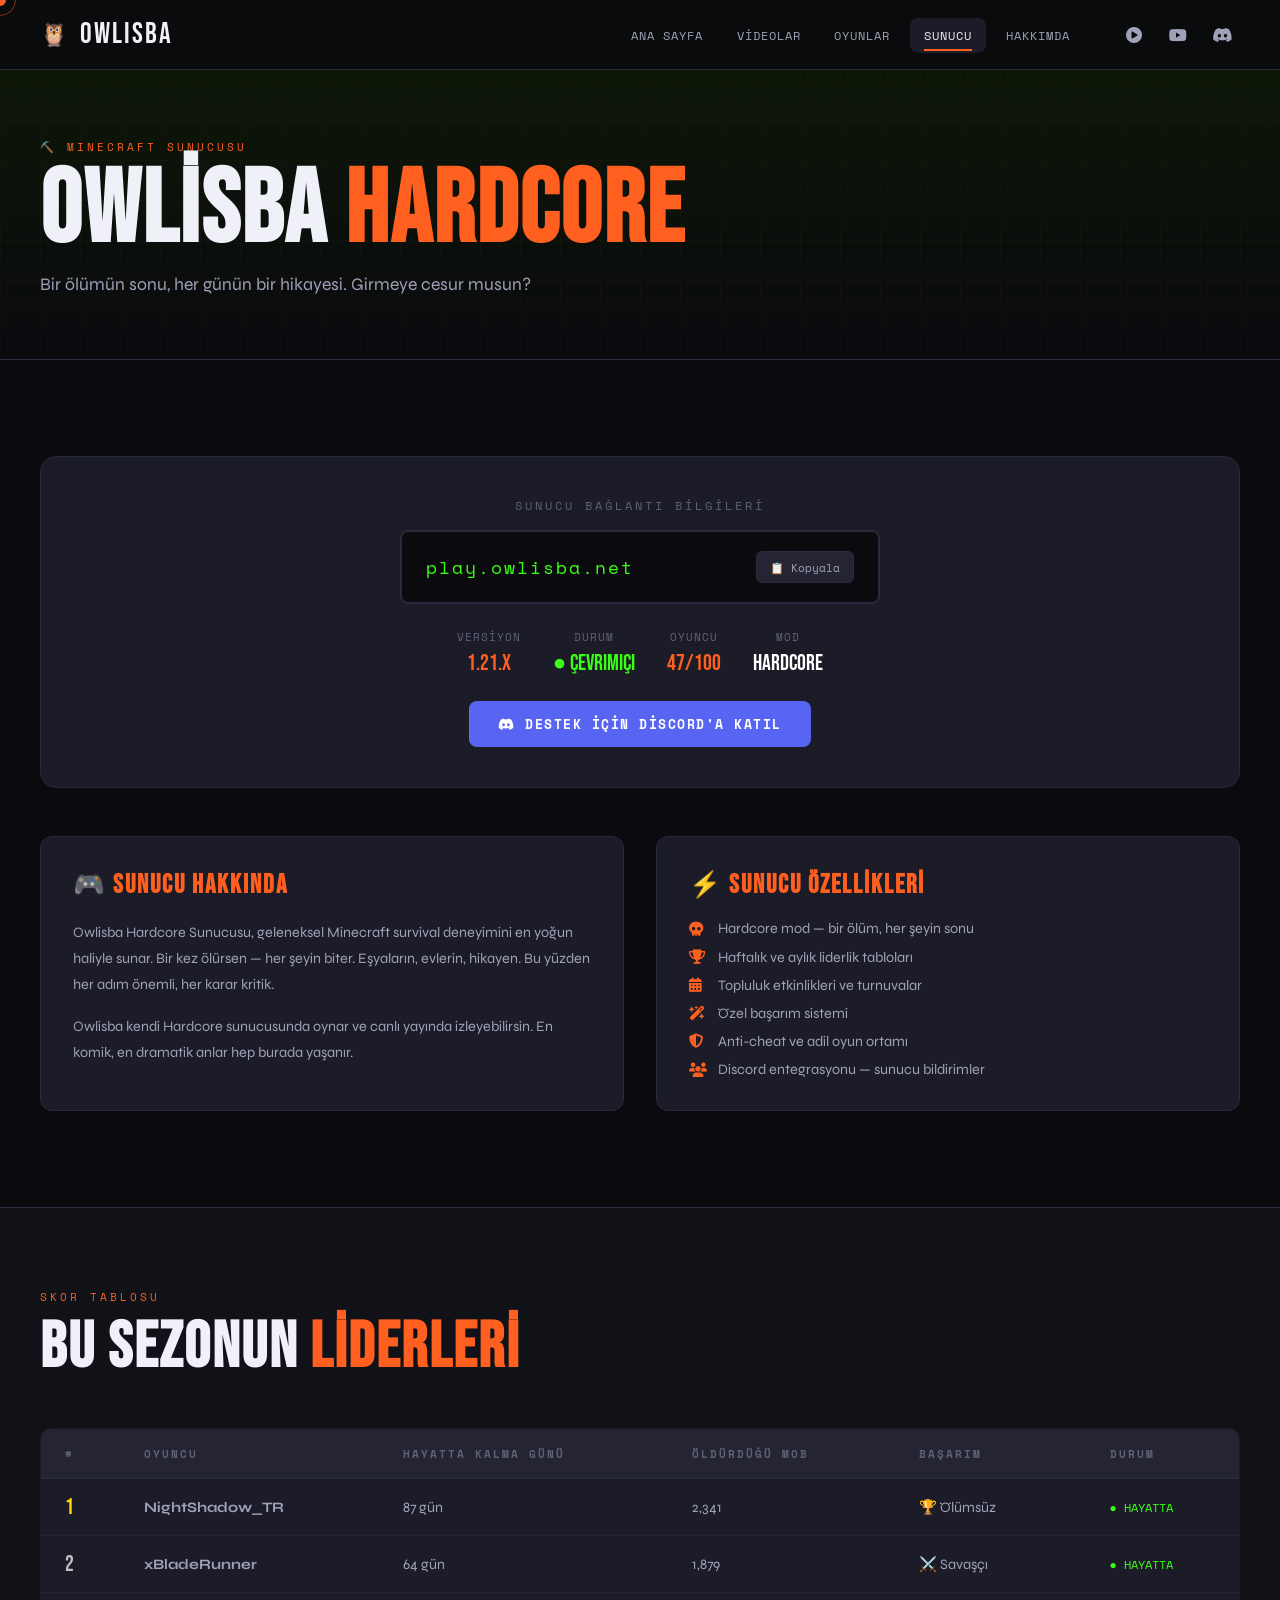
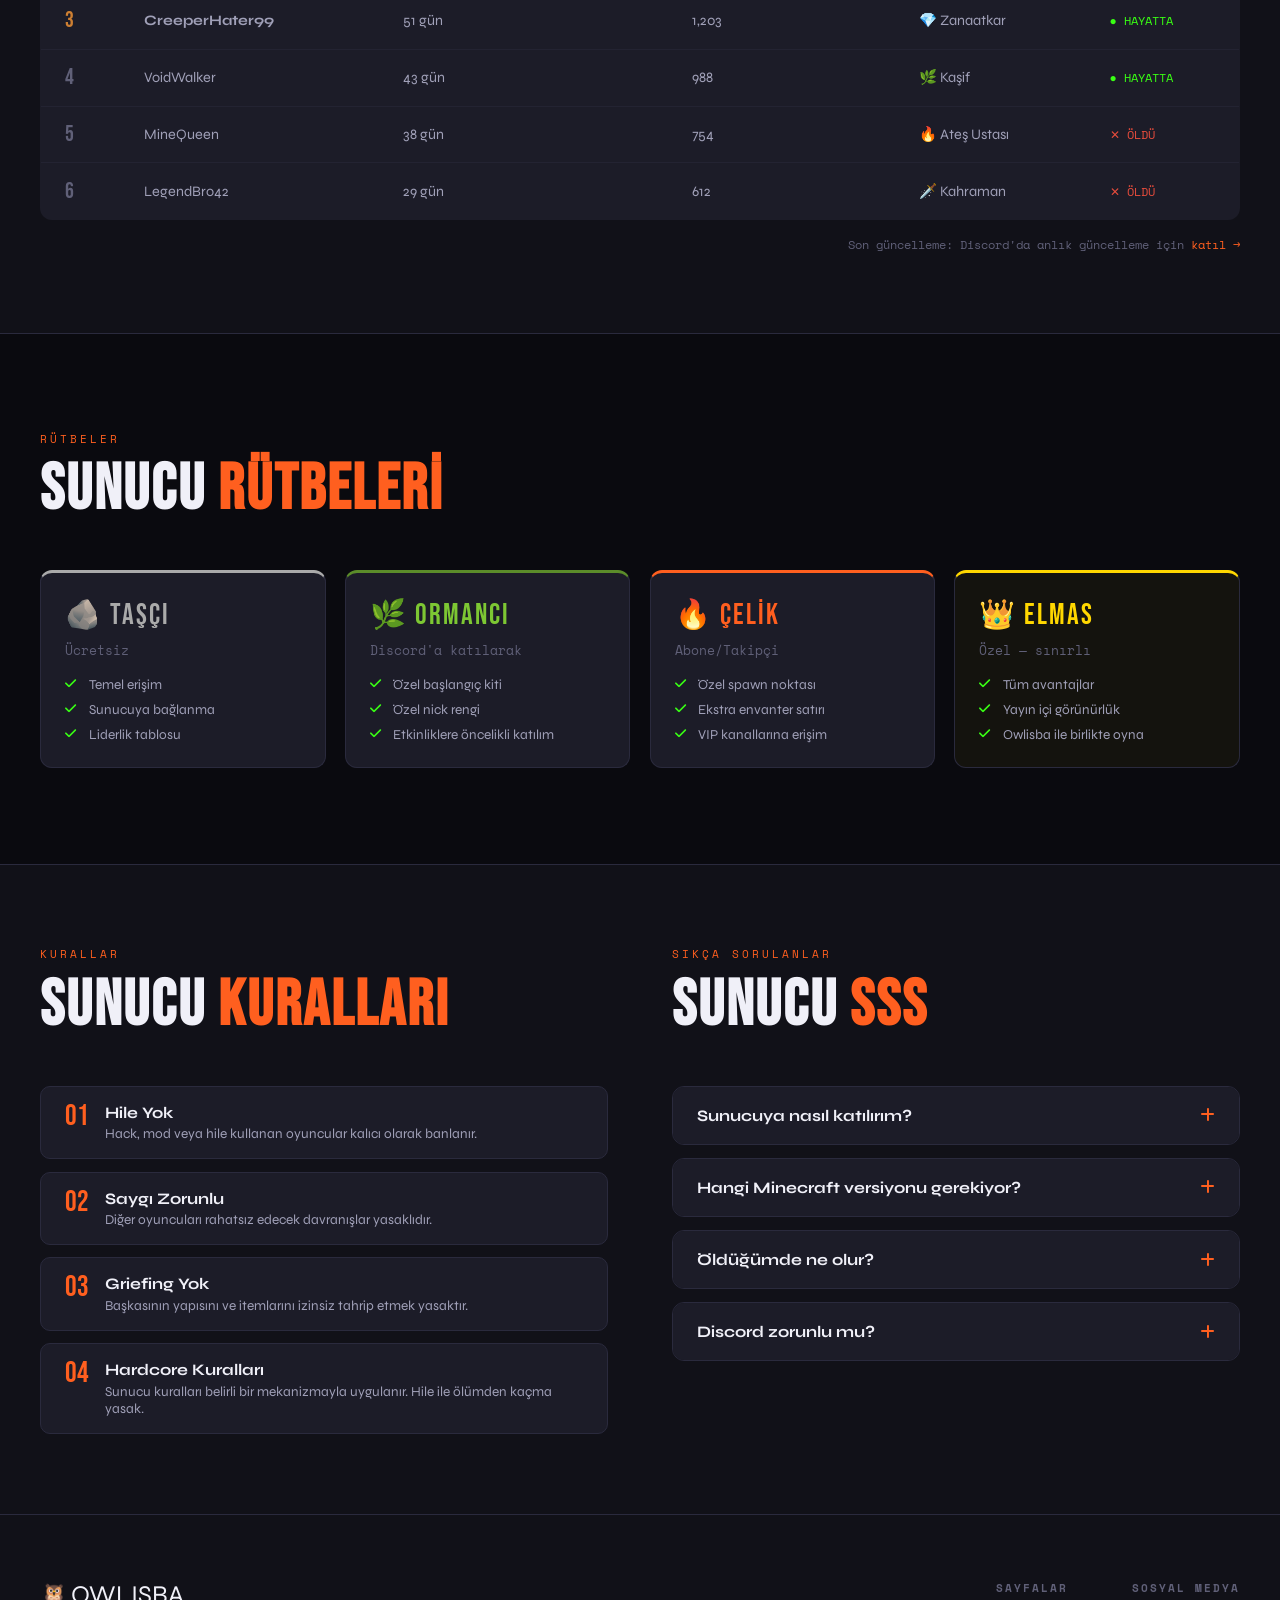
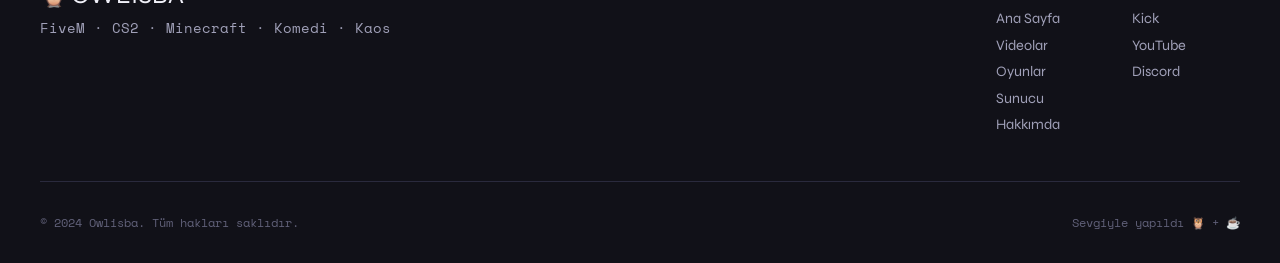
<file: Yeni klasör/server.html>
<!DOCTYPE html>
<html lang="tr">
<head>
  <meta charset="UTF-8" />
  <meta name="viewport" content="width=device-width, initial-scale=1.0" />
  <title>Sunucu — OWLISBA</title>
  <link rel="stylesheet" href="style.css" />
  <link href="https://fonts.googleapis.com/css2?family=Bebas+Neue&family=Space+Mono:wght@400;700&family=Syne:wght@400;700;800&display=swap" rel="stylesheet" />
  <link rel="stylesheet" href="https://cdnjs.cloudflare.com/ajax/libs/font-awesome/6.5.0/css/all.min.css" />
  <style>
    .rank-card {
      background: var(--surface);
      border: 1px solid var(--border);
      border-radius: 12px;
      padding: 1.5rem;
      transition: var(--transition);
    }
    .rank-card:hover { transform: translateY(-4px); }
    .rank-tier {
      font-family: var(--font-display);
      font-size: 1.8rem; letter-spacing: 2px;
      margin-bottom: 0.5rem;
    }
    .rank-price {
      font-family: var(--font-mono);
      font-size: 0.8rem; color: var(--text3);
      margin-bottom: 1rem;
    }
    .rank-perks { display: flex; flex-direction: column; gap: 0.5rem; }
    .rank-perks li { display: flex; align-items: center; gap: 0.6rem; font-size: 0.85rem; color: var(--text2); list-style: none; }
    .rank-perks li i { width: 14px; font-size: 0.8rem; }

    .leaderboard-table {
      width: 100%;
      border-collapse: collapse;
      background: var(--surface);
      border-radius: 12px;
      overflow: hidden;
      border: 1px solid var(--border);
    }
    .leaderboard-table th {
      background: var(--surface2);
      padding: 1rem 1.5rem;
      text-align: left;
      font-family: var(--font-mono);
      font-size: 0.7rem;
      letter-spacing: 2px;
      text-transform: uppercase;
      color: var(--text3);
      border-bottom: 1px solid var(--border);
    }
    .leaderboard-table td {
      padding: 0.9rem 1.5rem;
      border-bottom: 1px solid rgba(42,42,61,0.5);
      font-size: 0.9rem;
      color: var(--text2);
    }
    .leaderboard-table tr:hover td { background: rgba(255,95,31,0.04); }
    .leaderboard-table tr:last-child td { border-bottom: none; }
    .rank-num {
      font-family: var(--font-display);
      font-size: 1.4rem;
      color: var(--text3);
    }
    .rank-num.gold { color: #ffd700; }
    .rank-num.silver { color: #c0c0c0; }
    .rank-num.bronze { color: #cd7f32; }

    .faq-item {
      border: 1px solid var(--border);
      border-radius: 12px;
      overflow: hidden;
      margin-bottom: 0.8rem;
    }
    .faq-q {
      padding: 1.2rem 1.5rem;
      background: var(--surface);
      display: flex; justify-content: space-between; align-items: center;
      cursor: none;
      font-weight: 700;
      transition: var(--transition);
    }
    .faq-q:hover { background: var(--surface2); color: var(--accent); }
    .faq-a {
      padding: 0 1.5rem;
      max-height: 0; overflow: hidden;
      background: var(--bg2);
      transition: max-height 0.3s ease, padding 0.3s ease;
      color: var(--text2);
      line-height: 1.8;
      font-size: 0.9rem;
    }
    .faq-item.open .faq-a { max-height: 200px; padding: 1.2rem 1.5rem; }
    .faq-item.open .faq-q i { transform: rotate(45deg); }
    .faq-q i { transition: transform 0.3s; color: var(--accent); }

    .rules-list { display: flex; flex-direction: column; gap: 0.8rem; }
    .rule-item {
      display: flex; align-items: flex-start; gap: 1rem;
      background: var(--surface);
      border: 1px solid var(--border);
      border-radius: 10px;
      padding: 1rem 1.5rem;
    }
    .rule-num {
      font-family: var(--font-display);
      font-size: 1.8rem; color: var(--accent);
      flex-shrink: 0; line-height: 1;
    }
    .rule-text strong { display: block; margin-bottom: 0.2rem; }
    .rule-text p { font-size: 0.85rem; color: var(--text2); }
  </style>
</head>
<body>

<div class="cursor" id="cursor"></div>
<div class="cursor-trail" id="cursorTrail"></div>

<nav class="navbar" id="navbar">
  <div class="nav-logo"><span class="logo-owl">🦉</span><span class="logo-text"><a href="index.html">OWLISBA</a></span></div>
  <ul class="nav-links">
    <li><a href="index.html">Ana Sayfa</a></li>
    <li><a href="videos.html">Videolar</a></li>
    <li><a href="games.html">Oyunlar</a></li>
    <li><a href="server.html" class="active">Sunucu</a></li>
    <li><a href="about.html">Hakkımda</a></li>
  </ul>
  <div class="nav-socials">
    <a href="https://kick.com/owlisba" target="_blank"><i class="fa-solid fa-circle-play"></i></a>
    <a href="https://www.youtube.com/channel/UC18YkoN4p_8Siqgl8_2wBgA" target="_blank"><i class="fa-brands fa-youtube"></i></a>
    <a href="https://discord.com/invite/f5wYekYN5y" target="_blank"><i class="fa-brands fa-discord"></i></a>
  </div>
  <button class="hamburger" id="hamburger"><span></span><span></span><span></span></button>
</nav>

<div class="mobile-menu" id="mobileMenu">
  <a href="index.html">Ana Sayfa</a>
  <a href="videos.html">Videolar</a>
  <a href="games.html">Oyunlar</a>
  <a href="server.html">Sunucu</a>
  <a href="about.html">Hakkımda</a>
</div>

<!-- HERO -->
<div class="page-hero" style="background:linear-gradient(to bottom, #0d1a05, #0a0a0f);">
  <div class="page-hero-bg"></div>
  <div class="page-hero-content">
    <span class="section-tag">⛏️ MINECRAFT SUNUCUSU</span>
    <h1>Owlisba <span class="accent">Hardcore</span></h1>
    <p>Bir ölümün sonu, her günün bir hikayesi. Girmeye cesur musun?</p>
  </div>
</div>

<section class="section">
  <!-- SERVER IP -->
  <div style="background:var(--surface); border:1px solid var(--border); border-radius:16px; padding:2.5rem; margin-bottom:3rem; text-align:center;">
    <p style="font-family:var(--font-mono); font-size:0.75rem; letter-spacing:3px; color:var(--text3); text-transform:uppercase; margin-bottom:1rem;">SUNUCU BAĞLANTI BİLGİLERİ</p>
    <div class="server-ip-display" style="max-width:480px; margin:0 auto 1.5rem;">
      <code>play.owlisba.net</code>
      <button class="copy-btn">📋 Kopyala</button>
    </div>
    <div style="display:flex; gap:2rem; justify-content:center; flex-wrap:wrap; margin-bottom:1.5rem;">
      <div style="text-align:center;"><span style="font-family:var(--font-mono); font-size:0.7rem; color:var(--text3); letter-spacing:1px; display:block; margin-bottom:0.3rem;">VERSİYON</span><span style="font-family:var(--font-display); font-size:1.4rem; color:var(--accent);">1.21.x</span></div>
      <div style="text-align:center;"><span style="font-family:var(--font-mono); font-size:0.7rem; color:var(--text3); letter-spacing:1px; display:block; margin-bottom:0.3rem;">DURUM</span><span style="font-family:var(--font-display); font-size:1.4rem; color:#39ff14;">● ÇEVRIMIÇI</span></div>
      <div style="text-align:center;"><span style="font-family:var(--font-mono); font-size:0.7rem; color:var(--text3); letter-spacing:1px; display:block; margin-bottom:0.3rem;">OYUNCU</span><span style="font-family:var(--font-display); font-size:1.4rem; color:var(--accent);">47/100</span></div>
      <div style="text-align:center;"><span style="font-family:var(--font-mono); font-size:0.7rem; color:var(--text3); letter-spacing:1px; display:block; margin-bottom:0.3rem;">MOD</span><span style="font-family:var(--font-display); font-size:1.4rem; color:#fff;">HARDCORE</span></div>
    </div>
    <a href="https://discord.com/invite/f5wYekYN5y" target="_blank" class="btn btn-discord"><i class="fa-brands fa-discord"></i> Destek için Discord'a Katıl</a>
  </div>

  <!-- INFO GRID -->
  <div class="server-info-grid">
    <div class="server-box">
      <h3>🎮 Sunucu Hakkında</h3>
      <p style="color:var(--text2); line-height:1.8; font-size:0.9rem;">Owlisba Hardcore Sunucusu, geleneksel Minecraft survival deneyimini en yoğun haliyle sunar. Bir kez ölürsen — her şeyin biter. Eşyaların, evlerin, hikayen. Bu yüzden her adım önemli, her karar kritik.</p>
      <p style="color:var(--text2); line-height:1.8; font-size:0.9rem; margin-top:1rem;">Owlisba kendi Hardcore sunucusunda oynar ve canlı yayında izleyebilirsin. En komik, en dramatik anlar hep burada yaşanır.</p>
    </div>
    <div class="server-box">
      <h3>⚡ Sunucu Özellikleri</h3>
      <ul style="list-style:none; display:flex; flex-direction:column; gap:0.7rem;">
        <li style="display:flex; gap:0.8rem; align-items:center; color:var(--text2); font-size:0.9rem;"><i class="fa-solid fa-skull" style="color:var(--accent); width:16px;"></i> Hardcore mod — bir ölüm, her şeyin sonu</li>
        <li style="display:flex; gap:0.8rem; align-items:center; color:var(--text2); font-size:0.9rem;"><i class="fa-solid fa-trophy" style="color:var(--accent); width:16px;"></i> Haftalık ve aylık liderlik tabloları</li>
        <li style="display:flex; gap:0.8rem; align-items:center; color:var(--text2); font-size:0.9rem;"><i class="fa-solid fa-calendar-days" style="color:var(--accent); width:16px;"></i> Topluluk etkinlikleri ve turnuvalar</li>
        <li style="display:flex; gap:0.8rem; align-items:center; color:var(--text2); font-size:0.9rem;"><i class="fa-solid fa-wand-magic-sparkles" style="color:var(--accent); width:16px;"></i> Özel başarım sistemi</li>
        <li style="display:flex; gap:0.8rem; align-items:center; color:var(--text2); font-size:0.9rem;"><i class="fa-solid fa-shield-halved" style="color:var(--accent); width:16px;"></i> Anti-cheat ve adil oyun ortamı</li>
        <li style="display:flex; gap:0.8rem; align-items:center; color:var(--text2); font-size:0.9rem;"><i class="fa-solid fa-users" style="color:var(--accent); width:16px;"></i> Discord entegrasyonu — sunucu bildirimler</li>
      </ul>
    </div>
  </div>
</section>

<!-- LEADERBOARD -->
<section style="background:var(--bg2); border-top:1px solid var(--border); border-bottom:1px solid var(--border); padding:5rem 2.5rem;">
  <div style="max-width:1300px; margin:0 auto;">
    <div class="section-header">
      <span class="section-tag">SKOR TABLOSU</span>
      <h2>Bu Sezonun <span class="accent">Liderleri</span></h2>
    </div>
    <table class="leaderboard-table">
      <thead>
        <tr>
          <th>#</th>
          <th>Oyuncu</th>
          <th>Hayatta Kalma Günü</th>
          <th>Öldürdüğü Mob</th>
          <th>Başarım</th>
          <th>Durum</th>
        </tr>
      </thead>
      <tbody>
        <tr>
          <td><span class="rank-num gold">1</span></td>
          <td><strong>NightShadow_TR</strong></td>
          <td>87 gün</td>
          <td>2,341</td>
          <td>🏆 Ölümsüz</td>
          <td><span style="color:#39ff14; font-family:var(--font-mono); font-size:0.75rem;">● HAYATTA</span></td>
        </tr>
        <tr>
          <td><span class="rank-num silver">2</span></td>
          <td><strong>xBladeRunner</strong></td>
          <td>64 gün</td>
          <td>1,879</td>
          <td>⚔️ Savaşçı</td>
          <td><span style="color:#39ff14; font-family:var(--font-mono); font-size:0.75rem;">● HAYATTA</span></td>
        </tr>
        <tr>
          <td><span class="rank-num bronze">3</span></td>
          <td><strong>CreeperHater99</strong></td>
          <td>51 gün</td>
          <td>1,203</td>
          <td>💎 Zanaatkar</td>
          <td><span style="color:#39ff14; font-family:var(--font-mono); font-size:0.75rem;">● HAYATTA</span></td>
        </tr>
        <tr>
          <td><span class="rank-num">4</span></td>
          <td>VoidWalker</td>
          <td>43 gün</td>
          <td>988</td>
          <td>🌿 Kaşif</td>
          <td><span style="color:#39ff14; font-family:var(--font-mono); font-size:0.75rem;">● HAYATTA</span></td>
        </tr>
        <tr>
          <td><span class="rank-num">5</span></td>
          <td>MineQueen</td>
          <td>38 gün</td>
          <td>754</td>
          <td>🔥 Ateş Ustası</td>
          <td><span style="color:#e74c3c; font-family:var(--font-mono); font-size:0.75rem;">✕ ÖLDÜ</span></td>
        </tr>
        <tr>
          <td><span class="rank-num">6</span></td>
          <td>LegendBro42</td>
          <td>29 gün</td>
          <td>612</td>
          <td>🗡️ Kahraman</td>
          <td><span style="color:#e74c3c; font-family:var(--font-mono); font-size:0.75rem;">✕ ÖLDÜ</span></td>
        </tr>
      </tbody>
    </table>
    <p style="font-family:var(--font-mono); font-size:0.72rem; color:var(--text3); margin-top:1rem; text-align:right;">Son güncelleme: Discord'da anlık güncelleme için <a href="https://discord.com/invite/f5wYekYN5y" style="color:var(--accent);" target="_blank">katıl →</a></p>
  </div>
</section>

<!-- RANKS -->
<section class="section">
  <div class="section-header">
    <span class="section-tag">RÜTBELER</span>
    <h2>Sunucu <span class="accent">Rütbeleri</span></h2>
  </div>
  <div style="display:grid; grid-template-columns:repeat(4,1fr); gap:1.2rem;">
    <div class="rank-card" style="border-top:3px solid #aaa;">
      <div class="rank-tier" style="color:#aaa;">🪨 TAŞÇI</div>
      <div class="rank-price">Ücretsiz</div>
      <ul class="rank-perks">
        <li><i class="fa-solid fa-check" style="color:#39ff14;"></i> Temel erişim</li>
        <li><i class="fa-solid fa-check" style="color:#39ff14;"></i> Sunucuya bağlanma</li>
        <li><i class="fa-solid fa-check" style="color:#39ff14;"></i> Liderlik tablosu</li>
      </ul>
    </div>
    <div class="rank-card" style="border-top:3px solid #5b8c2a;">
      <div class="rank-tier" style="color:#7dc733;">🌿 ORMANCI</div>
      <div class="rank-price">Discord'a katılarak</div>
      <ul class="rank-perks">
        <li><i class="fa-solid fa-check" style="color:#39ff14;"></i> Özel başlangıç kiti</li>
        <li><i class="fa-solid fa-check" style="color:#39ff14;"></i> Özel nick rengi</li>
        <li><i class="fa-solid fa-check" style="color:#39ff14;"></i> Etkinliklere öncelikli katılım</li>
      </ul>
    </div>
    <div class="rank-card" style="border-top:3px solid var(--accent);">
      <div class="rank-tier" style="color:var(--accent);">🔥 ÇELİK</div>
      <div class="rank-price">Abone/Takipçi</div>
      <ul class="rank-perks">
        <li><i class="fa-solid fa-check" style="color:#39ff14;"></i> Özel spawn noktası</li>
        <li><i class="fa-solid fa-check" style="color:#39ff14;"></i> Ekstra envanter satırı</li>
        <li><i class="fa-solid fa-check" style="color:#39ff14;"></i> VIP kanallarına erişim</li>
      </ul>
    </div>
    <div class="rank-card" style="border-top:3px solid #ffd700; background:rgba(255,215,0,0.04);">
      <div class="rank-tier" style="color:#ffd700;">👑 ELMAS</div>
      <div class="rank-price">Özel — sınırlı</div>
      <ul class="rank-perks">
        <li><i class="fa-solid fa-check" style="color:#39ff14;"></i> Tüm avantajlar</li>
        <li><i class="fa-solid fa-check" style="color:#39ff14;"></i> Yayın içi görünürlük</li>
        <li><i class="fa-solid fa-check" style="color:#39ff14;"></i> Owlisba ile birlikte oyna</li>
      </ul>
    </div>
  </div>
</section>

<!-- RULES -->
<section style="background:var(--bg2); border-top:1px solid var(--border); padding:5rem 2.5rem;">
  <div style="max-width:1300px; margin:0 auto; display:grid; grid-template-columns:1fr 1fr; gap:4rem;">
    <div>
      <div class="section-header">
        <span class="section-tag">KURALLAR</span>
        <h2>Sunucu <span class="accent">Kuralları</span></h2>
      </div>
      <div class="rules-list">
        <div class="rule-item"><span class="rule-num">01</span><div class="rule-text"><strong>Hile Yok</strong><p>Hack, mod veya hile kullanan oyuncular kalıcı olarak banlanır.</p></div></div>
        <div class="rule-item"><span class="rule-num">02</span><div class="rule-text"><strong>Saygı Zorunlu</strong><p>Diğer oyuncuları rahatsız edecek davranışlar yasaklıdır.</p></div></div>
        <div class="rule-item"><span class="rule-num">03</span><div class="rule-text"><strong>Griefing Yok</strong><p>Başkasının yapısını ve itemlarını izinsiz tahrip etmek yasaktır.</p></div></div>
        <div class="rule-item"><span class="rule-num">04</span><div class="rule-text"><strong>Hardcore Kuralları</strong><p>Sunucu kuralları belirli bir mekanizmayla uygulanır. Hile ile ölümden kaçma yasak.</p></div></div>
      </div>
    </div>
    <div>
      <div class="section-header">
        <span class="section-tag">SIKÇA SORULANLAR</span>
        <h2>Sunucu <span class="accent">SSS</span></h2>
      </div>
      <div>
        <div class="faq-item">
          <div class="faq-q">Sunucuya nasıl katılırım? <i class="fa-solid fa-plus"></i></div>
          <div class="faq-a">Minecraft Java Edition'ı açın, Çok Oyunculu seçeneğine gidin, sunucu ekle ve IP olarak <strong>play.owlisba.net</strong> girin.</div>
        </div>
        <div class="faq-item">
          <div class="faq-q">Hangi Minecraft versiyonu gerekiyor? <i class="fa-solid fa-plus"></i></div>
          <div class="faq-a">Sunucu 1.21.x versiyonunu desteklemektedir. En güncel Java Edition sürümünü kullanmanızı öneririz.</div>
        </div>
        <div class="faq-item">
          <div class="faq-q">Öldüğümde ne olur? <i class="fa-solid fa-plus"></i></div>
          <div class="faq-a">Bu hardcore sunucu — öldüğünde hesabın sıfırlanır. Liderlik tablosundaki günün silinir. Yeniden başlayabilirsin.</div>
        </div>
        <div class="faq-item">
          <div class="faq-q">Discord zorunlu mu? <i class="fa-solid fa-plus"></i></div>
          <div class="faq-a">Zorunlu değil ama Discord'da anlık duyurular, etkinlik bilgileri ve destek kanalları bulunuyor.</div>
        </div>
      </div>
    </div>
  </div>
</section>

<footer class="footer">
  <div class="footer-top">
    <div class="footer-brand"><span class="logo-owl">🦉</span> <span class="logo-text">OWLISBA</span><p>FiveM · CS2 · Minecraft · Komedi · Kaos</p></div>
    <div class="footer-links">
      <div class="footer-col"><h4>Sayfalar</h4><a href="index.html">Ana Sayfa</a><a href="videos.html">Videolar</a><a href="games.html">Oyunlar</a><a href="server.html">Sunucu</a><a href="about.html">Hakkımda</a></div>
      <div class="footer-col"><h4>Sosyal Medya</h4><a href="https://kick.com/owlisba" target="_blank">Kick</a><a href="https://www.youtube.com/channel/UC18YkoN4p_8Siqgl8_2wBgA" target="_blank">YouTube</a><a href="https://discord.com/invite/f5wYekYN5y" target="_blank">Discord</a></div>
    </div>
  </div>
  <div class="footer-bottom"><p>© 2024 Owlisba. Tüm hakları saklıdır.</p><p>Sevgiyle yapıldı 🦉 + ☕</p></div>
</footer>

<script src="main.js"></script>
<script>
// FAQ accordion
document.querySelectorAll('.faq-q').forEach(q => {
  q.addEventListener('click', () => {
    const item = q.closest('.faq-item');
    const isOpen = item.classList.contains('open');
    document.querySelectorAll('.faq-item').forEach(i => i.classList.remove('open'));
    if (!isOpen) item.classList.add('open');
  });
});
</script>
</body>
</html>
</file>
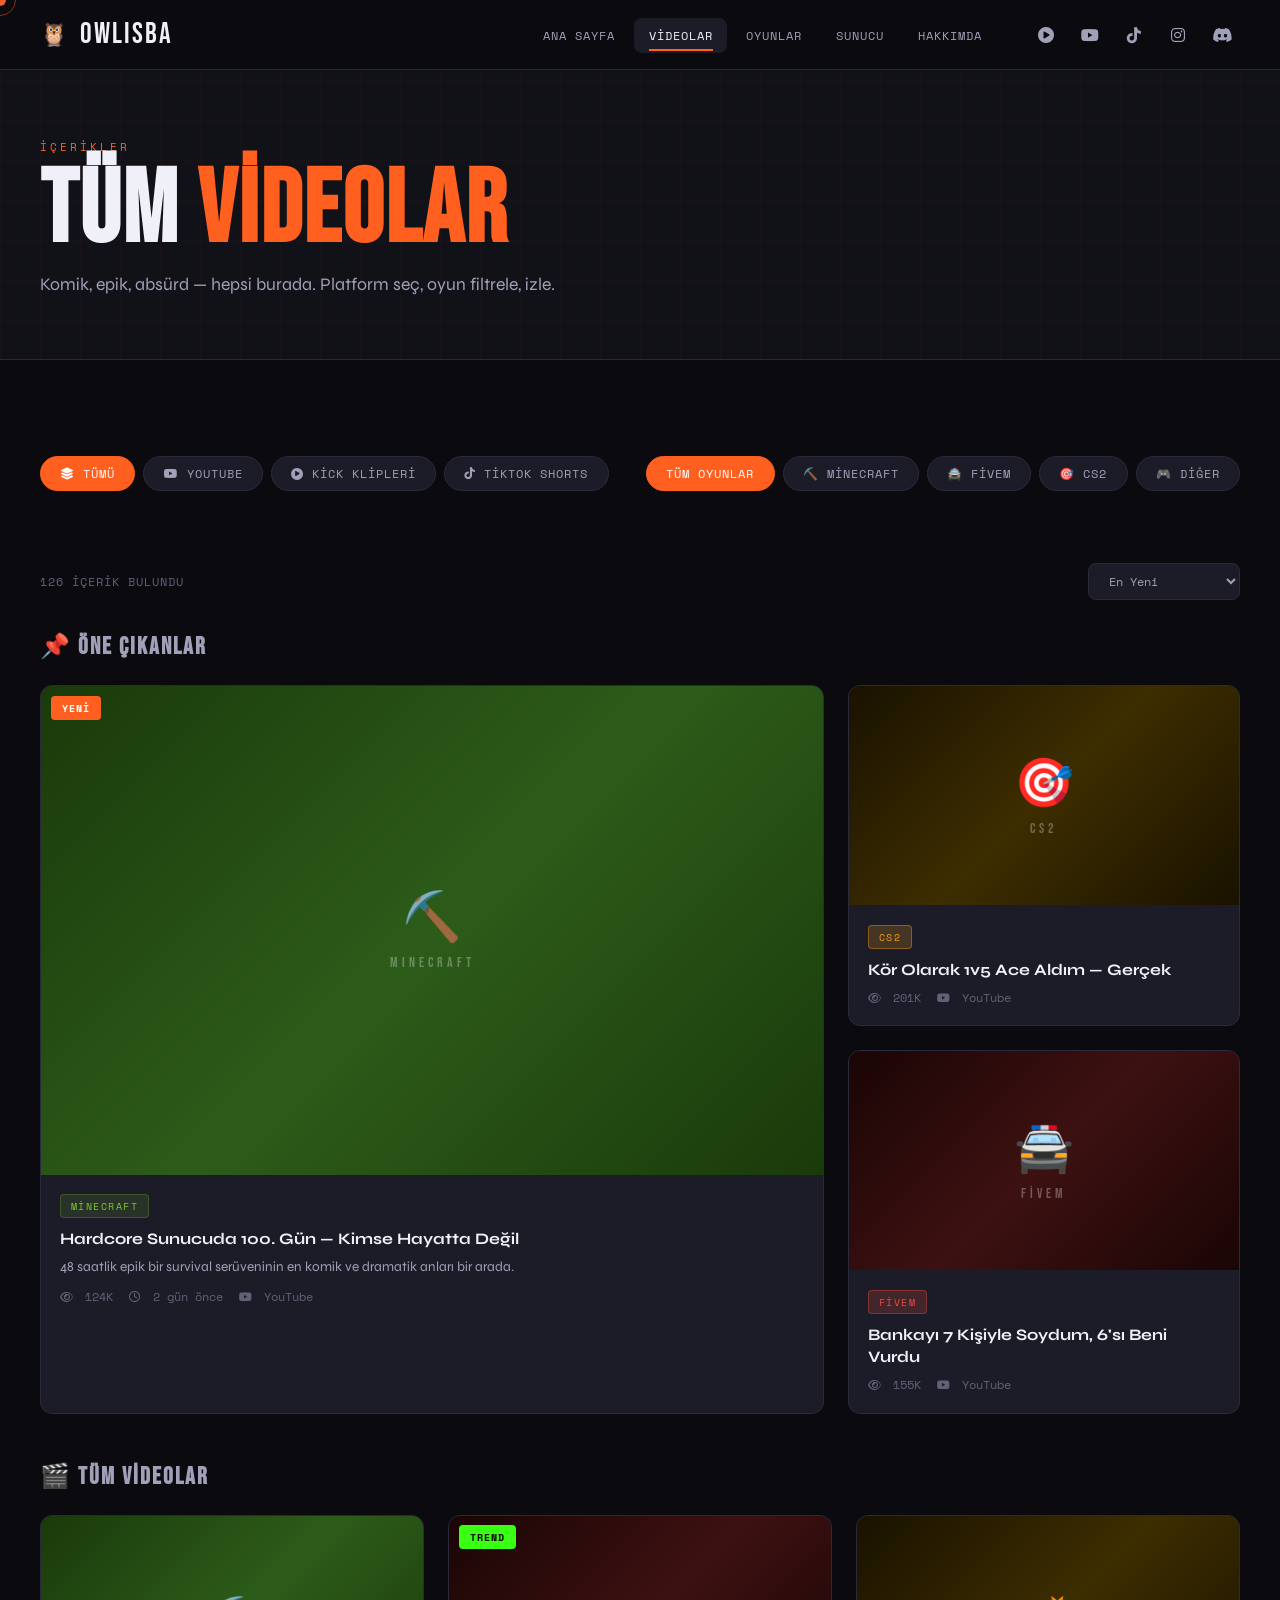
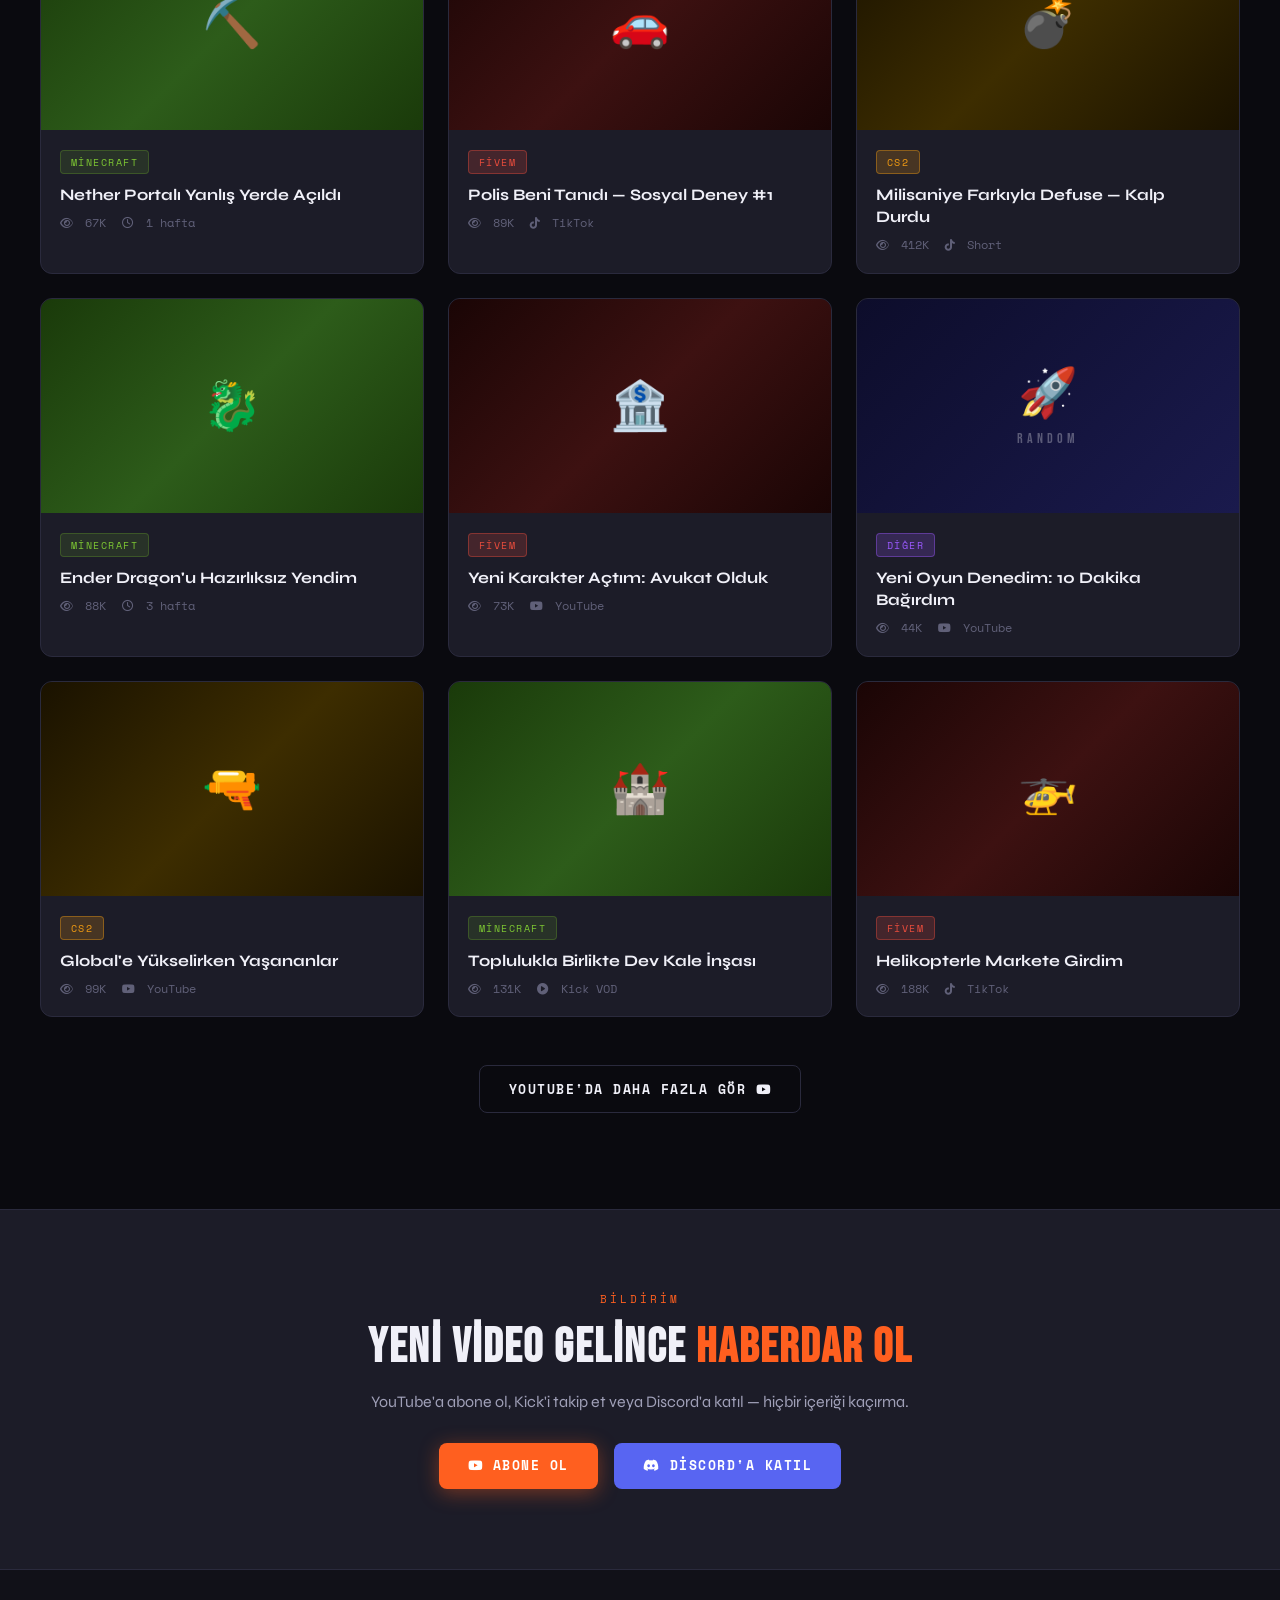
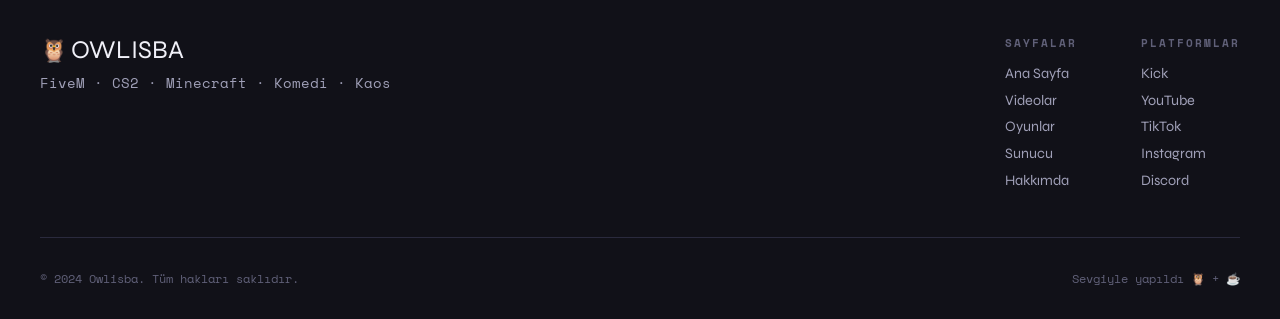
<file: Yeni klasör/videos.html>
<!DOCTYPE html>
<html lang="tr">
<head>
  <meta charset="UTF-8" />
  <meta name="viewport" content="width=device-width, initial-scale=1.0" />
  <title>Videolar — OWLISBA</title>
  <link rel="stylesheet" href="style.css" />
  <link href="https://fonts.googleapis.com/css2?family=Bebas+Neue&family=Space+Mono:wght@400;700&family=Syne:wght@400;700;800&display=swap" rel="stylesheet" />
  <link rel="stylesheet" href="https://cdnjs.cloudflare.com/ajax/libs/font-awesome/6.5.0/css/all.min.css" />
</head>
<body>

<div class="cursor" id="cursor"></div>
<div class="cursor-trail" id="cursorTrail"></div>

<nav class="navbar" id="navbar">
  <div class="nav-logo">
    <span class="logo-owl">🦉</span>
    <span class="logo-text"><a href="index.html">OWLISBA</a></span>
  </div>
  <ul class="nav-links">
    <li><a href="index.html">Ana Sayfa</a></li>
    <li><a href="videos.html" class="active">Videolar</a></li>
    <li><a href="games.html">Oyunlar</a></li>
    <li><a href="server.html">Sunucu</a></li>
    <li><a href="about.html">Hakkımda</a></li>
  </ul>
  <div class="nav-socials">
    <a href="https://kick.com/owlisba" target="_blank"><i class="fa-solid fa-circle-play"></i></a>
    <a href="https://www.youtube.com/channel/UC18YkoN4p_8Siqgl8_2wBgA" target="_blank"><i class="fa-brands fa-youtube"></i></a>
    <a href="https://tiktok.com/@owlisba" target="_blank"><i class="fa-brands fa-tiktok"></i></a>
    <a href="https://instagram.com/owlisba" target="_blank"><i class="fa-brands fa-instagram"></i></a>
    <a href="https://discord.com/invite/f5wYekYN5y" target="_blank"><i class="fa-brands fa-discord"></i></a>
  </div>
  <button class="hamburger" id="hamburger"><span></span><span></span><span></span></button>
</nav>

<div class="mobile-menu" id="mobileMenu">
  <a href="index.html">Ana Sayfa</a>
  <a href="videos.html">Videolar</a>
  <a href="games.html">Oyunlar</a>
  <a href="server.html">Sunucu</a>
  <a href="about.html">Hakkımda</a>
</div>

<!-- PAGE HERO -->
<div class="page-hero">
  <div class="page-hero-bg"></div>
  <div class="page-hero-content">
    <span class="section-tag">İÇERİKLER</span>
    <h1>Tüm <span class="accent">Videolar</span></h1>
    <p>Komik, epik, absürd — hepsi burada. Platform seç, oyun filtrele, izle.</p>
  </div>
</div>

<!-- PLATFORM TABS -->
<section class="section">
  <div style="display:flex; gap:1rem; align-items:center; flex-wrap:wrap; margin-bottom:2rem;">
    <div class="filter-tabs" id="platformTabs">
      <button class="filter-tab active" data-platform="all"><i class="fa-solid fa-layer-group"></i> Tümü</button>
      <button class="filter-tab" data-platform="youtube"><i class="fa-brands fa-youtube"></i> YouTube</button>
      <button class="filter-tab" data-platform="kick"><i class="fa-solid fa-circle-play"></i> Kick Klipleri</button>
      <button class="filter-tab" data-platform="tiktok"><i class="fa-brands fa-tiktok"></i> TikTok Shorts</button>
    </div>
    <div class="filter-tabs" id="gameTabs" style="margin-left:auto;">
      <button class="filter-tab active" data-filter="all">Tüm Oyunlar</button>
      <button class="filter-tab" data-filter="minecraft">⛏️ Minecraft</button>
      <button class="filter-tab" data-filter="fivem">🚔 FiveM</button>
      <button class="filter-tab" data-filter="cs2">🎯 CS2</button>
      <button class="filter-tab" data-filter="other">🎮 Diğer</button>
    </div>
  </div>

  <!-- VIDEO SORT/INFO -->
  <div style="display:flex; justify-content:space-between; align-items:center; margin-bottom:2rem;">
    <span style="font-family:var(--font-mono); font-size:0.75rem; color:var(--text3); letter-spacing:1px;">126 İÇERİK BULUNDU</span>
    <select style="background:var(--surface); border:1px solid var(--border); color:var(--text2); padding:0.5rem 1rem; border-radius:var(--radius); font-family:var(--font-mono); font-size:0.75rem; cursor:pointer;">
      <option>En Yeni</option>
      <option>En Çok İzlenen</option>
      <option>En Uzun</option>
      <option>En Kısa</option>
    </select>
  </div>

  <!-- FEATURED ROW -->
  <div style="margin-bottom:3rem;">
    <h3 style="font-family:var(--font-display); font-size:1.5rem; letter-spacing:2px; color:var(--text2); margin-bottom:1.5rem;">📌 ÖNE ÇIKANLAR</h3>
    <div class="video-grid">
      <div class="video-card featured-card" data-game="minecraft">
        <div class="video-thumb">
          <div class="thumb-placeholder minecraft-thumb">
            <span class="game-icon">⛏️</span>
            <span class="thumb-label">MINECRAFT</span>
          </div>
          <div class="video-overlay"><button class="play-btn"><i class="fa-solid fa-play"></i></button><span class="video-duration">18:42</span></div>
          <span class="video-badge new">YENİ</span>
        </div>
        <div class="video-info">
          <span class="video-game-tag minecraft-tag">Minecraft</span>
          <h3>Hardcore Sunucuda 100. Gün — Kimse Hayatta Değil</h3>
          <p>48 saatlik epik bir survival serüveninin en komik ve dramatik anları bir arada.</p>
          <div class="video-meta">
            <span><i class="fa-regular fa-eye"></i> 124K</span>
            <span><i class="fa-regular fa-clock"></i> 2 gün önce</span>
            <span><i class="fa-brands fa-youtube"></i> YouTube</span>
          </div>
        </div>
      </div>
      <div class="video-card" data-game="cs2">
        <div class="video-thumb">
          <div class="thumb-placeholder cs2-thumb"><span class="game-icon">🎯</span><span class="thumb-label">CS2</span></div>
          <div class="video-overlay"><button class="play-btn"><i class="fa-solid fa-play"></i></button><span class="video-duration">12:03</span></div>
        </div>
        <div class="video-info">
          <span class="video-game-tag cs2-tag">CS2</span>
          <h3>Kör Olarak 1v5 Ace Aldım — Gerçek</h3>
          <div class="video-meta"><span><i class="fa-regular fa-eye"></i> 201K</span><span><i class="fa-brands fa-youtube"></i> YouTube</span></div>
        </div>
      </div>
      <div class="video-card" data-game="fivem">
        <div class="video-thumb">
          <div class="thumb-placeholder fivem-thumb"><span class="game-icon">🚔</span><span class="thumb-label">FiveM</span></div>
          <div class="video-overlay"><button class="play-btn"><i class="fa-solid fa-play"></i></button><span class="video-duration">24:51</span></div>
        </div>
        <div class="video-info">
          <span class="video-game-tag fivem-tag">FiveM</span>
          <h3>Bankayı 7 Kişiyle Soydum, 6'sı Beni Vurdu</h3>
          <div class="video-meta"><span><i class="fa-regular fa-eye"></i> 155K</span><span><i class="fa-brands fa-youtube"></i> YouTube</span></div>
        </div>
      </div>
    </div>
  </div>

  <!-- ALL VIDEOS GRID -->
  <h3 style="font-family:var(--font-display); font-size:1.5rem; letter-spacing:2px; color:var(--text2); margin-bottom:1.5rem;">🎬 TÜM VİDEOLAR</h3>
  <div class="full-video-grid">

    <!-- Minecraft -->
    <div class="video-card" data-game="minecraft">
      <div class="video-thumb"><div class="thumb-placeholder minecraft-thumb"><span class="game-icon">⛏️</span></div>
      <div class="video-overlay"><button class="play-btn"><i class="fa-solid fa-play"></i></button><span class="video-duration">31:17</span></div></div>
      <div class="video-info"><span class="video-game-tag minecraft-tag">Minecraft</span><h3>Nether Portalı Yanlış Yerde Açıldı</h3><div class="video-meta"><span><i class="fa-regular fa-eye"></i> 67K</span><span><i class="fa-regular fa-clock"></i> 1 hafta</span></div></div>
    </div>

    <div class="video-card" data-game="fivem">
      <div class="video-thumb"><div class="thumb-placeholder fivem-thumb"><span class="game-icon">🚗</span></div>
      <div class="video-overlay"><button class="play-btn"><i class="fa-solid fa-play"></i></button><span class="video-duration">6:17</span></div><span class="video-badge hot">TREND</span></div>
      <div class="video-info"><span class="video-game-tag fivem-tag">FiveM</span><h3>Polis Beni Tanıdı — Sosyal Deney #1</h3><div class="video-meta"><span><i class="fa-regular fa-eye"></i> 89K</span><span><i class="fa-brands fa-tiktok"></i> TikTok</span></div></div>
    </div>

    <div class="video-card" data-game="cs2">
      <div class="video-thumb"><div class="thumb-placeholder cs2-thumb"><span class="game-icon">💣</span></div>
      <div class="video-overlay"><button class="play-btn"><i class="fa-solid fa-play"></i></button><span class="video-duration">0:58</span></div></div>
      <div class="video-info"><span class="video-game-tag cs2-tag">CS2</span><h3>Milisaniye Farkıyla Defuse — Kalp Durdu</h3><div class="video-meta"><span><i class="fa-regular fa-eye"></i> 412K</span><span><i class="fa-brands fa-tiktok"></i> Short</span></div></div>
    </div>

    <div class="video-card" data-game="minecraft">
      <div class="video-thumb"><div class="thumb-placeholder minecraft-thumb"><span class="game-icon">🐉</span></div>
      <div class="video-overlay"><button class="play-btn"><i class="fa-solid fa-play"></i></button><span class="video-duration">22:09</span></div></div>
      <div class="video-info"><span class="video-game-tag minecraft-tag">Minecraft</span><h3>Ender Dragon'u Hazırlıksız Yendim</h3><div class="video-meta"><span><i class="fa-regular fa-eye"></i> 88K</span><span><i class="fa-regular fa-clock"></i> 3 hafta</span></div></div>
    </div>

    <div class="video-card" data-game="fivem">
      <div class="video-thumb"><div class="thumb-placeholder fivem-thumb"><span class="game-icon">🏦</span></div>
      <div class="video-overlay"><button class="play-btn"><i class="fa-solid fa-play"></i></button><span class="video-duration">19:34</span></div></div>
      <div class="video-info"><span class="video-game-tag fivem-tag">FiveM</span><h3>Yeni Karakter Açtım: Avukat Olduk</h3><div class="video-meta"><span><i class="fa-regular fa-eye"></i> 73K</span><span><i class="fa-brands fa-youtube"></i> YouTube</span></div></div>
    </div>

    <div class="video-card" data-game="other">
      <div class="video-thumb"><div class="thumb-placeholder" style="background:linear-gradient(135deg,#0d0d2b,#1a1a4d);"><span class="game-icon">🚀</span><span class="thumb-label">RANDOM</span></div>
      <div class="video-overlay"><button class="play-btn"><i class="fa-solid fa-play"></i></button><span class="video-duration">14:22</span></div></div>
      <div class="video-info"><span class="video-game-tag" style="background:rgba(155,89,255,0.2);color:#9b59ff;border:1px solid rgba(155,89,255,0.4);">Diğer</span><h3>Yeni Oyun Denedim: 10 Dakika Bağırdım</h3><div class="video-meta"><span><i class="fa-regular fa-eye"></i> 44K</span><span><i class="fa-brands fa-youtube"></i> YouTube</span></div></div>
    </div>

    <div class="video-card" data-game="cs2">
      <div class="video-thumb"><div class="thumb-placeholder cs2-thumb"><span class="game-icon">🔫</span></div>
      <div class="video-overlay"><button class="play-btn"><i class="fa-solid fa-play"></i></button><span class="video-duration">8:55</span></div></div>
      <div class="video-info"><span class="video-game-tag cs2-tag">CS2</span><h3>Global'e Yükselirken Yaşananlar</h3><div class="video-meta"><span><i class="fa-regular fa-eye"></i> 99K</span><span><i class="fa-brands fa-youtube"></i> YouTube</span></div></div>
    </div>

    <div class="video-card" data-game="minecraft">
      <div class="video-thumb"><div class="thumb-placeholder minecraft-thumb"><span class="game-icon">🏰</span></div>
      <div class="video-overlay"><button class="play-btn"><i class="fa-solid fa-play"></i></button><span class="video-duration">45:01</span></div></div>
      <div class="video-info"><span class="video-game-tag minecraft-tag">Minecraft</span><h3>Toplulukla Birlikte Dev Kale İnşası</h3><div class="video-meta"><span><i class="fa-regular fa-eye"></i> 131K</span><span><i class="fa-solid fa-circle-play"></i> Kick VOD</span></div></div>
    </div>

    <div class="video-card" data-game="fivem">
      <div class="video-thumb"><div class="thumb-placeholder fivem-thumb"><span class="game-icon">🚁</span></div>
      <div class="video-overlay"><button class="play-btn"><i class="fa-solid fa-play"></i></button><span class="video-duration">3:12</span></div></div>
      <div class="video-info"><span class="video-game-tag fivem-tag">FiveM</span><h3>Helikopterle Markete Girdim</h3><div class="video-meta"><span><i class="fa-regular fa-eye"></i> 188K</span><span><i class="fa-brands fa-tiktok"></i> TikTok</span></div></div>
    </div>

  </div>

  <!-- LOAD MORE -->
  <div style="text-align:center; margin-top:3rem;">
    <a href="https://www.youtube.com/channel/UC18YkoN4p_8Siqgl8_2wBgA" target="_blank" class="btn btn-outline">YouTube'da Daha Fazla Gör <i class="fa-brands fa-youtube"></i></a>
  </div>
</section>

<!-- SUBSCRIBE CTA -->
<section style="background:var(--surface); border-top:1px solid var(--border); padding:5rem 2.5rem; text-align:center;">
  <div style="max-width:600px; margin:0 auto;">
    <span class="section-tag" style="text-align:center; display:block;">BİLDİRİM</span>
    <h2 style="font-family:var(--font-display); font-size:3rem; letter-spacing:2px; margin-bottom:1rem;">Yeni video gelince <span class="accent">haberdar ol</span></h2>
    <p style="color:var(--text2); margin-bottom:2rem;">YouTube'a abone ol, Kick'i takip et veya Discord'a katıl — hiçbir içeriği kaçırma.</p>
    <div style="display:flex; gap:1rem; justify-content:center; flex-wrap:wrap;">
      <a href="https://www.youtube.com/channel/UC18YkoN4p_8Siqgl8_2wBgA" target="_blank" class="btn btn-primary"><i class="fa-brands fa-youtube"></i> Abone Ol</a>
      <a href="https://discord.com/invite/f5wYekYN5y" target="_blank" class="btn btn-discord"><i class="fa-brands fa-discord"></i> Discord'a Katıl</a>
    </div>
  </div>
</section>

<footer class="footer">
  <div class="footer-top">
    <div class="footer-brand">
      <span class="logo-owl">🦉</span> <span class="logo-text">OWLISBA</span>
      <p>FiveM · CS2 · Minecraft · Komedi · Kaos</p>
    </div>
    <div class="footer-links">
      <div class="footer-col">
        <h4>Sayfalar</h4>
        <a href="index.html">Ana Sayfa</a>
        <a href="videos.html">Videolar</a>
        <a href="games.html">Oyunlar</a>
        <a href="server.html">Sunucu</a>
        <a href="about.html">Hakkımda</a>
      </div>
      <div class="footer-col">
        <h4>Platformlar</h4>
        <a href="https://kick.com/owlisba" target="_blank">Kick</a>
        <a href="https://www.youtube.com/channel/UC18YkoN4p_8Siqgl8_2wBgA" target="_blank">YouTube</a>
        <a href="https://tiktok.com/@owlisba" target="_blank">TikTok</a>
        <a href="https://instagram.com/owlisba" target="_blank">Instagram</a>
        <a href="https://discord.com/invite/f5wYekYN5y" target="_blank">Discord</a>
      </div>
    </div>
  </div>
  <div class="footer-bottom">
    <p>© 2024 Owlisba. Tüm hakları saklıdır.</p>
    <p>Sevgiyle yapıldı 🦉 + ☕</p>
  </div>
</footer>

<script src="main.js"></script>
</body>
</html>
</file>
<file: Yeni klasör/style.css>
/* =============================================
   OWLISBA — MAIN STYLESHEET
   Dark Gaming / Brutalist / High Energy
   ============================================= */

:root {
  --bg: #0a0a0f;
  --bg2: #111118;
  --bg3: #16161f;
  --surface: #1c1c28;
  --surface2: #242433;
  --border: #2a2a3d;
  --accent: #ff5f1f;
  --accent2: #ff8c42;
  --accent-glow: rgba(255, 95, 31, 0.3);
  --green: #39ff14;
  --yellow: #ffe600;
  --blue: #00b4ff;
  --purple: #9b59ff;
  --text: #f0f0f8;
  --text2: #a0a0b8;
  --text3: #606078;
  --minecraft: #5b8c2a;
  --fivem: #e74c3c;
  --cs2: #f39c12;
  --font-display: 'Bebas Neue', sans-serif;
  --font-body: 'Syne', sans-serif;
  --font-mono: 'Space Mono', monospace;
  --radius: 8px;
  --transition: 0.3s cubic-bezier(0.4, 0, 0.2, 1);
}

*, *::before, *::after { box-sizing: border-box; margin: 0; padding: 0; }

html { scroll-behavior: smooth; }

body {
  background: var(--bg);
  color: var(--text);
  font-family: var(--font-body);
  overflow-x: hidden;
  cursor: none;
}

a { text-decoration: none; color: inherit; }
img { max-width: 100%; }

/* ====== CUSTOM CURSOR ====== */
.cursor {
  width: 12px; height: 12px;
  background: var(--accent);
  border-radius: 50%;
  position: fixed; top: 0; left: 0;
  pointer-events: none; z-index: 9999;
  transform: translate(-50%, -50%);
  transition: width 0.2s, height 0.2s, background 0.2s;
  mix-blend-mode: exclusion;
}
.cursor-trail {
  width: 32px; height: 32px;
  border: 1.5px solid var(--accent);
  border-radius: 50%;
  position: fixed; top: 0; left: 0;
  pointer-events: none; z-index: 9998;
  transform: translate(-50%, -50%);
  transition: all 0.12s ease;
  opacity: 0.5;
}
body:hover .cursor { opacity: 1; }

/* ====== NAVBAR ====== */
.navbar {
  position: fixed; top: 0; left: 0; right: 0;
  z-index: 1000;
  display: flex; align-items: center; gap: 2rem;
  padding: 0 2.5rem;
  height: 70px;
  background: rgba(10, 10, 15, 0.85);
  backdrop-filter: blur(12px);
  border-bottom: 1px solid var(--border);
  transition: var(--transition);
}
.navbar.scrolled { background: rgba(10, 10, 15, 0.97); }

.nav-logo {
  display: flex; align-items: center; gap: 0.6rem;
  font-family: var(--font-display);
  font-size: 1.8rem;
  letter-spacing: 2px;
  flex-shrink: 0;
}
.logo-owl { font-size: 1.4rem; }
.logo-text { color: var(--text); }
.logo-text:hover { color: var(--accent); }

.nav-links {
  display: flex; gap: 0.3rem; list-style: none;
  margin-left: auto;
}
.nav-links a {
  font-family: var(--font-mono);
  font-size: 0.78rem;
  letter-spacing: 1px;
  text-transform: uppercase;
  color: var(--text2);
  padding: 0.5rem 0.9rem;
  border-radius: var(--radius);
  transition: var(--transition);
  position: relative;
}
.nav-links a::after {
  content: '';
  position: absolute; bottom: 2px; left: 50%; right: 50%;
  height: 2px; background: var(--accent);
  transition: var(--transition);
}
.nav-links a:hover, .nav-links a.active {
  color: var(--text);
  background: var(--surface);
}
.nav-links a:hover::after, .nav-links a.active::after {
  left: 0.9rem; right: 0.9rem;
}

.nav-socials {
  display: flex; gap: 0.5rem; align-items: center;
}
.nav-socials a {
  width: 36px; height: 36px;
  display: grid; place-items: center;
  border-radius: var(--radius);
  color: var(--text2);
  font-size: 1rem;
  transition: var(--transition);
  border: 1px solid transparent;
}
.nav-socials a:hover {
  color: var(--accent);
  background: var(--surface);
  border-color: var(--border);
  transform: translateY(-2px);
}

.hamburger {
  display: none; flex-direction: column; gap: 5px;
  background: none; border: none; cursor: none;
  padding: 8px;
}
.hamburger span {
  display: block; width: 24px; height: 2px;
  background: var(--text); border-radius: 2px;
  transition: var(--transition);
}

/* ====== MOBILE MENU ====== */
.mobile-menu {
  position: fixed; top: 70px; left: 0; right: 0; bottom: 0;
  background: var(--bg);
  display: flex; flex-direction: column; align-items: center;
  justify-content: center; gap: 2rem;
  z-index: 999;
  transform: translateX(100%);
  transition: transform 0.4s cubic-bezier(0.4, 0, 0.2, 1);
}
.mobile-menu.open { transform: translateX(0); }
.mobile-menu a {
  font-family: var(--font-display);
  font-size: 2.5rem;
  letter-spacing: 4px;
  color: var(--text2);
  transition: var(--transition);
}
.mobile-menu a:hover { color: var(--accent); }
.mobile-socials {
  display: flex; gap: 1.5rem; margin-top: 1rem;
  flex-wrap: wrap; justify-content: center;
}
.mobile-socials a {
  font-family: var(--font-mono);
  font-size: 0.9rem !important;
  letter-spacing: 1px;
  color: var(--text2);
  display: flex; align-items: center; gap: 0.5rem;
}

/* ====== HERO ====== */
.hero {
  position: relative; min-height: 100vh;
  display: flex; align-items: center; justify-content: center;
  padding: 100px 2rem 4rem;
  overflow: hidden;
}

.hero-bg {
  position: absolute; inset: 0; z-index: 0;
}

.grid-overlay {
  position: absolute; inset: 0;
  background-image:
    linear-gradient(rgba(255,95,31,0.04) 1px, transparent 1px),
    linear-gradient(90deg, rgba(255,95,31,0.04) 1px, transparent 1px);
  background-size: 60px 60px;
  animation: gridPulse 8s ease-in-out infinite;
}
@keyframes gridPulse {
  0%, 100% { opacity: 0.5; }
  50% { opacity: 1; }
}

.particles {
  position: absolute; inset: 0; z-index: 1;
  overflow: hidden;
}

.hero-content {
  position: relative; z-index: 2;
  max-width: 900px;
  text-align: center;
}

.hero-badge {
  display: inline-flex; align-items: center; gap: 0.5rem;
  font-family: var(--font-mono);
  font-size: 0.75rem;
  letter-spacing: 2px;
  color: var(--accent);
  background: rgba(255,95,31,0.12);
  border: 1px solid rgba(255,95,31,0.3);
  padding: 0.4rem 1rem;
  border-radius: 100px;
  margin-bottom: 1.5rem;
  animation: badgePulse 2s ease-in-out infinite;
}
.hero-badge::before {
  content: '';
  width: 8px; height: 8px;
  background: var(--accent);
  border-radius: 50%;
  animation: blink 1s ease-in-out infinite;
}
@keyframes badgePulse {
  0%, 100% { box-shadow: 0 0 0 0 rgba(255,95,31,0.3); }
  50% { box-shadow: 0 0 20px 4px rgba(255,95,31,0.15); }
}
@keyframes blink {
  0%, 100% { opacity: 1; }
  50% { opacity: 0.3; }
}

.hero-title {
  font-family: var(--font-display);
  font-size: clamp(5rem, 18vw, 15rem);
  line-height: 0.9;
  letter-spacing: -2px;
  margin-bottom: 1.5rem;
}
.title-owl {
  color: var(--text);
  -webkit-text-stroke: 2px var(--text);
}
.title-isba {
  color: var(--accent);
  text-shadow: 0 0 80px var(--accent-glow), 0 0 160px rgba(255,95,31,0.2);
}

.hero-sub {
  font-family: var(--font-mono);
  font-size: 0.9rem;
  letter-spacing: 3px;
  color: var(--text2);
  margin-bottom: 1rem;
  text-transform: uppercase;
}

.hero-desc {
  font-size: 1.1rem;
  color: var(--text2);
  max-width: 580px;
  margin: 0 auto 2.5rem;
  line-height: 1.7;
}

.hero-buttons {
  display: flex; gap: 1rem;
  justify-content: center; flex-wrap: wrap;
}

.hero-scroll-hint {
  position: absolute; bottom: 2rem; left: 50%;
  transform: translateX(-50%);
  display: flex; flex-direction: column;
  align-items: center; gap: 0.5rem;
  color: var(--text3);
  font-family: var(--font-mono);
  font-size: 0.7rem;
  letter-spacing: 2px;
  z-index: 2;
}
.scroll-line {
  width: 1px; height: 40px;
  background: linear-gradient(to bottom, var(--text3), transparent);
  animation: scrollLine 2s ease-in-out infinite;
}
@keyframes scrollLine {
  0% { transform: scaleY(0); transform-origin: top; }
  50% { transform: scaleY(1); transform-origin: top; }
  51% { transform: scaleY(1); transform-origin: bottom; }
  100% { transform: scaleY(0); transform-origin: bottom; }
}

/* ====== BUTTONS ====== */
.btn {
  display: inline-flex; align-items: center; gap: 0.6rem;
  font-family: var(--font-mono);
  font-size: 0.8rem;
  letter-spacing: 1.5px;
  text-transform: uppercase;
  padding: 0.85rem 1.8rem;
  border-radius: var(--radius);
  border: none; cursor: none;
  transition: var(--transition);
  position: relative; overflow: hidden;
  font-weight: 700;
}
.btn::before {
  content: '';
  position: absolute; inset: 0;
  background: rgba(255,255,255,0.1);
  transform: translateX(-100%);
  transition: transform 0.3s ease;
}
.btn:hover::before { transform: translateX(0); }
.btn:hover { transform: translateY(-2px); }
.btn:active { transform: translateY(0); }

.btn-primary {
  background: var(--accent);
  color: #fff;
  box-shadow: 0 4px 20px rgba(255,95,31,0.4);
}
.btn-primary:hover { box-shadow: 0 6px 30px rgba(255,95,31,0.6); }

.btn-secondary {
  background: var(--surface2);
  color: var(--text);
  border: 1px solid var(--border);
}
.btn-secondary:hover { background: var(--surface); border-color: var(--text3); }

.btn-discord {
  background: #5865f2;
  color: #fff;
}
.btn-discord:hover { background: #4752c4; box-shadow: 0 4px 20px rgba(88,101,242,0.4); }

.btn-outline {
  background: transparent;
  color: var(--text);
  border: 1.5px solid var(--border);
}
.btn-outline:hover { border-color: var(--accent); color: var(--accent); }

/* ====== STATS BAR ====== */
.stats-bar {
  background: var(--surface);
  border-top: 1px solid var(--border);
  border-bottom: 1px solid var(--border);
  display: flex; align-items: center; justify-content: center;
  gap: 0; flex-wrap: wrap;
}

.stat-item {
  display: flex; flex-direction: column;
  align-items: center; padding: 2rem 3.5rem;
  gap: 0.3rem;
}
.stat-num {
  font-family: var(--font-display);
  font-size: 2.8rem;
  color: var(--accent);
  line-height: 1;
}
.stat-label {
  font-family: var(--font-mono);
  font-size: 0.7rem;
  letter-spacing: 2px;
  color: var(--text2);
  text-transform: uppercase;
}
.stat-divider {
  width: 1px; height: 50px;
  background: var(--border);
}

/* ====== SECTIONS ====== */
.section {
  padding: 6rem 2.5rem;
  max-width: 1300px;
  margin: 0 auto;
}

.section-header {
  margin-bottom: 3rem;
}
.section-tag {
  font-family: var(--font-mono);
  font-size: 0.7rem;
  letter-spacing: 3px;
  color: var(--accent);
  text-transform: uppercase;
  display: block;
  margin-bottom: 0.7rem;
}
.section-header h2 {
  font-family: var(--font-display);
  font-size: clamp(2.5rem, 5vw, 4rem);
  letter-spacing: 2px;
  line-height: 1;
}
.accent { color: var(--accent); }
.section-cta { margin-top: 2.5rem; text-align: center; }

/* ====== VIDEO GRID ====== */
.video-grid {
  display: grid;
  grid-template-columns: 2fr 1fr;
  grid-template-rows: auto auto;
  gap: 1.5rem;
}
.video-card { background: var(--surface); border-radius: 12px; overflow: hidden; transition: var(--transition); border: 1px solid var(--border); }
.video-card:hover { transform: translateY(-4px); border-color: var(--accent); box-shadow: 0 12px 40px rgba(255,95,31,0.15); }

.featured-card { grid-row: 1 / 3; }

.video-thumb {
  position: relative; aspect-ratio: 16/9; overflow: hidden;
}
.featured-card .video-thumb { aspect-ratio: 16/10; }

.thumb-placeholder {
  width: 100%; height: 100%;
  display: flex; flex-direction: column;
  align-items: center; justify-content: center; gap: 0.5rem;
}
.minecraft-thumb { background: linear-gradient(135deg, #1a3a0a, #2d5c1a, #1a3a0a); }
.fivem-thumb { background: linear-gradient(135deg, #1a0505, #3d1111, #1a0505); }
.cs2-thumb { background: linear-gradient(135deg, #1a1200, #3d2d00, #1a1200); }

.game-icon { font-size: 3rem; }
.thumb-label {
  font-family: var(--font-display);
  letter-spacing: 4px;
  font-size: 0.9rem;
  color: rgba(255,255,255,0.3);
}

.video-overlay {
  position: absolute; inset: 0;
  background: rgba(0,0,0,0.4);
  display: flex; align-items: center; justify-content: center;
  opacity: 0; transition: var(--transition);
}
.video-card:hover .video-overlay { opacity: 1; }

.play-btn {
  width: 60px; height: 60px;
  border-radius: 50%;
  background: var(--accent);
  border: none; cursor: none;
  display: grid; place-items: center;
  color: #fff; font-size: 1.2rem;
  transition: var(--transition);
  transform: scale(0.8);
}
.video-card:hover .play-btn { transform: scale(1); }
.play-btn:hover { background: var(--accent2); transform: scale(1.1) !important; }

.video-duration {
  position: absolute; bottom: 0.6rem; right: 0.6rem;
  font-family: var(--font-mono);
  font-size: 0.7rem;
  background: rgba(0,0,0,0.8);
  padding: 0.2rem 0.5rem;
  border-radius: 4px;
  color: var(--text);
}

.video-badge {
  position: absolute; top: 0.6rem; left: 0.6rem;
  font-family: var(--font-mono);
  font-size: 0.65rem; letter-spacing: 1px;
  text-transform: uppercase;
  padding: 0.25rem 0.7rem;
  border-radius: 4px;
  font-weight: 700;
}
.video-badge.new { background: var(--accent); color: #fff; }
.video-badge.hot { background: var(--green); color: #000; }

.video-info { padding: 1.2rem; }
.video-game-tag {
  font-family: var(--font-mono);
  font-size: 0.65rem; letter-spacing: 1.5px;
  text-transform: uppercase;
  padding: 0.2rem 0.6rem;
  border-radius: 4px;
  display: inline-block;
  margin-bottom: 0.6rem;
}
.minecraft-tag { background: rgba(91,140,42,0.2); color: #7dc733; border: 1px solid rgba(91,140,42,0.4); }
.fivem-tag { background: rgba(231,76,60,0.2); color: #e74c3c; border: 1px solid rgba(231,76,60,0.4); }
.cs2-tag { background: rgba(243,156,18,0.2); color: #f39c12; border: 1px solid rgba(243,156,18,0.4); }
.special-tag { background: rgba(155,89,255,0.2); color: #9b59ff; border: 1px solid rgba(155,89,255,0.4); }
.off-tag { color: var(--text3); font-size: 0.8rem; font-family: var(--font-mono); }

.video-info h3 {
  font-size: 1rem;
  font-weight: 700;
  margin-bottom: 0.5rem;
  line-height: 1.4;
  color: var(--text);
}
.video-info p { font-size: 0.85rem; color: var(--text2); margin-bottom: 0.8rem; }
.video-meta {
  display: flex; gap: 1rem;
  font-family: var(--font-mono);
  font-size: 0.72rem;
  color: var(--text3);
}
.video-meta i { margin-right: 0.3rem; }

/* ====== GAMES GRID ====== */
.games-grid {
  display: grid;
  grid-template-columns: repeat(4, 1fr);
  gap: 1.5rem;
}

.game-card {
  background: var(--surface);
  border-radius: 12px;
  border: 1px solid var(--border);
  padding: 2rem 1.5rem;
  display: flex; flex-direction: column;
  align-items: flex-start; gap: 0.5rem;
  transition: var(--transition);
  position: relative; overflow: hidden;
  cursor: none;
}
.game-bg {
  position: absolute; inset: 0; opacity: 0;
  transition: opacity 0.4s;
}
.minecraft-card .game-bg { background: radial-gradient(circle at 100% 100%, rgba(91,140,42,0.2), transparent 60%); }
.fivem-card .game-bg { background: radial-gradient(circle at 100% 100%, rgba(231,76,60,0.2), transparent 60%); }
.cs2-card .game-bg { background: radial-gradient(circle at 100% 100%, rgba(243,156,18,0.2), transparent 60%); }
.other-card .game-bg { background: radial-gradient(circle at 100% 100%, rgba(155,89,255,0.2), transparent 60%); }

.game-card:hover .game-bg { opacity: 1; }
.game-card:hover { transform: translateY(-6px); }
.minecraft-card:hover { border-color: var(--minecraft); }
.fivem-card:hover { border-color: var(--fivem); }
.cs2-card:hover { border-color: var(--cs2); }
.other-card:hover { border-color: var(--purple); }

.game-emoji { font-size: 2.5rem; }
.game-card h3 {
  font-family: var(--font-display);
  font-size: 1.8rem;
  letter-spacing: 2px;
}
.game-card p { font-size: 0.85rem; color: var(--text2); }
.game-count {
  margin-top: auto;
  font-family: var(--font-mono);
  font-size: 0.72rem;
  letter-spacing: 1px;
  color: var(--text3);
}

/* ====== SERVER PROMO ====== */
.server-promo {
  background: var(--bg2);
  border-top: 1px solid var(--border);
  border-bottom: 1px solid var(--border);
  padding: 6rem 2.5rem;
}
.server-content {
  max-width: 1300px; margin: 0 auto;
  display: grid; grid-template-columns: 1fr auto;
  gap: 4rem; align-items: center;
}
.server-text h2 {
  font-family: var(--font-display);
  font-size: clamp(2.5rem, 4vw, 3.5rem);
  letter-spacing: 2px; margin-bottom: 1rem;
}
.server-text p { color: var(--text2); line-height: 1.8; margin-bottom: 2rem; max-width: 500px; }
.server-features {
  list-style: none; display: flex; flex-direction: column; gap: 0.8rem;
  margin-bottom: 2.5rem;
}
.server-features li {
  display: flex; align-items: center; gap: 0.8rem;
  font-size: 0.95rem; color: var(--text2);
}
.server-features li i { color: var(--accent); width: 16px; }

/* ====== MINECRAFT CUBE ====== */
.minecraft-cube {
  width: 160px; height: 160px;
  position: relative;
  transform-style: preserve-3d;
  animation: rotateCube 8s linear infinite;
}
@keyframes rotateCube {
  0% { transform: rotateX(-20deg) rotateY(0deg); }
  100% { transform: rotateX(-20deg) rotateY(360deg); }
}
.cube-face {
  position: absolute; width: 160px; height: 160px;
  border: 2px solid rgba(255,95,31,0.3);
  display: flex; align-items: center; justify-content: center;
  font-size: 3.5rem;
  background: rgba(255,95,31,0.05);
  backdrop-filter: blur(4px);
}
.cube-face.front  { transform: translateZ(80px); }
.cube-face.back   { transform: translateZ(-80px) rotateY(180deg); }
.cube-face.left   { transform: rotateY(-90deg) translateZ(80px); }
.cube-face.right  { transform: rotateY(90deg) translateZ(80px); }
.cube-face.top    { transform: rotateX(90deg) translateZ(80px); }
.cube-face.bottom { transform: rotateX(-90deg) translateZ(80px); }

/* ====== SCHEDULE ====== */
.schedule-grid {
  display: grid;
  grid-template-columns: repeat(7, 1fr);
  gap: 1rem;
}
.schedule-day {
  background: var(--surface);
  border: 1px solid var(--border);
  border-radius: 12px;
  padding: 1.5rem 1rem;
  display: flex; flex-direction: column;
  align-items: center; gap: 0.5rem;
  text-align: center;
}
.schedule-day.active {
  border-color: rgba(255,95,31,0.3);
  background: rgba(255,95,31,0.05);
}
.schedule-day.special {
  border-color: rgba(155,89,255,0.4);
  background: rgba(155,89,255,0.08);
}
.schedule-day .day {
  font-family: var(--font-mono);
  font-size: 0.7rem;
  letter-spacing: 1px;
  color: var(--text2);
  text-transform: uppercase;
}
.schedule-day .time {
  font-family: var(--font-display);
  font-size: 1.6rem;
  color: var(--text);
  letter-spacing: 2px;
}

/* ====== COMMUNITY ====== */
.socials-grid {
  display: grid;
  grid-template-columns: repeat(5, 1fr);
  gap: 1.2rem;
}
.social-card {
  background: var(--surface);
  border: 1px solid var(--border);
  border-radius: 12px;
  padding: 2rem 1.5rem;
  display: flex; flex-direction: column;
  align-items: center; gap: 0.8rem;
  text-align: center;
  transition: var(--transition);
  cursor: none;
}
.social-card i { font-size: 2rem; transition: var(--transition); }
.social-card h3 { font-family: var(--font-display); font-size: 1.5rem; letter-spacing: 2px; }
.social-card p { font-size: 0.8rem; color: var(--text2); line-height: 1.5; }
.follow-btn {
  margin-top: auto;
  font-family: var(--font-mono);
  font-size: 0.7rem;
  letter-spacing: 1.5px;
  text-transform: uppercase;
  padding: 0.5rem 1.2rem;
  border-radius: 100px;
  border: 1px solid currentColor;
  transition: var(--transition);
}
.social-card:hover { transform: translateY(-6px); }
.kick-card:hover { border-color: #53fc18; box-shadow: 0 8px 30px rgba(83,252,24,0.15); }
.kick-card i, .kick-card:hover .follow-btn { color: #53fc18; }
.youtube-card:hover { border-color: #ff0000; box-shadow: 0 8px 30px rgba(255,0,0,0.15); }
.youtube-card i, .youtube-card:hover .follow-btn { color: #ff0000; }
.tiktok-card:hover { border-color: #ff0050; box-shadow: 0 8px 30px rgba(255,0,80,0.15); }
.tiktok-card i, .tiktok-card:hover .follow-btn { color: #ff0050; }
.instagram-card:hover { border-color: #e1306c; box-shadow: 0 8px 30px rgba(225,48,108,0.15); }
.instagram-card i, .instagram-card:hover .follow-btn { color: #e1306c; }
.discord-card:hover { border-color: #5865f2; box-shadow: 0 8px 30px rgba(88,101,242,0.15); }
.discord-card i, .discord-card:hover .follow-btn { color: #5865f2; }

/* ====== FOOTER ====== */
.footer {
  background: var(--bg2);
  border-top: 1px solid var(--border);
  padding: 4rem 2.5rem 2rem;
}
.footer-top {
  max-width: 1300px; margin: 0 auto;
  display: grid; grid-template-columns: 1fr auto;
  gap: 4rem; margin-bottom: 3rem;
}
.footer-brand .logo-text { font-size: 1.6rem; }
.footer-brand p { color: var(--text2); margin-top: 0.5rem; font-size: 0.85rem; font-family: var(--font-mono); }
.footer-links { display: flex; gap: 4rem; }
.footer-col { display: flex; flex-direction: column; gap: 0.6rem; }
.footer-col h4 { font-family: var(--font-mono); font-size: 0.7rem; letter-spacing: 2px; text-transform: uppercase; color: var(--text3); margin-bottom: 0.3rem; }
.footer-col a { font-size: 0.9rem; color: var(--text2); transition: var(--transition); }
.footer-col a:hover { color: var(--accent); }
.footer-bottom {
  max-width: 1300px; margin: 0 auto;
  display: flex; justify-content: space-between;
  padding-top: 2rem; border-top: 1px solid var(--border);
  font-family: var(--font-mono);
  font-size: 0.72rem;
  color: var(--text3);
}

/* ====== PAGE HEADER ====== */
.page-hero {
  min-height: 40vh;
  display: flex; align-items: flex-end;
  padding: 120px 2.5rem 4rem;
  position: relative; overflow: hidden;
  background: var(--bg2);
  border-bottom: 1px solid var(--border);
}
.page-hero-bg {
  position: absolute; inset: 0;
  background-image:
    linear-gradient(rgba(255,95,31,0.03) 1px, transparent 1px),
    linear-gradient(90deg, rgba(255,95,31,0.03) 1px, transparent 1px);
  background-size: 40px 40px;
}
.page-hero-content { position: relative; z-index: 1; max-width: 1300px; margin: 0 auto; width: 100%; }
.page-hero h1 {
  font-family: var(--font-display);
  font-size: clamp(3rem, 8vw, 7rem);
  letter-spacing: 2px; line-height: 0.9;
}
.page-hero p { color: var(--text2); margin-top: 1rem; font-size: 1.1rem; }

/* ====== FILTER TABS ====== */
.filter-tabs {
  display: flex; gap: 0.5rem; flex-wrap: wrap;
  margin-bottom: 2.5rem;
}
.filter-tab {
  font-family: var(--font-mono);
  font-size: 0.75rem; letter-spacing: 1px;
  text-transform: uppercase;
  padding: 0.5rem 1.2rem;
  border-radius: 100px;
  border: 1px solid var(--border);
  background: var(--surface);
  color: var(--text2);
  cursor: none; transition: var(--transition);
}
.filter-tab:hover, .filter-tab.active {
  background: var(--accent);
  border-color: var(--accent);
  color: #fff;
}

/* ====== FULL VIDEO GRID ====== */
.full-video-grid {
  display: grid;
  grid-template-columns: repeat(3, 1fr);
  gap: 1.5rem;
}

/* ====== SERVER PAGE ====== */
.server-info-grid {
  display: grid;
  grid-template-columns: 1fr 1fr;
  gap: 2rem; margin-top: 3rem;
}
.server-box {
  background: var(--surface);
  border: 1px solid var(--border);
  border-radius: 12px;
  padding: 2rem;
}
.server-box h3 {
  font-family: var(--font-display);
  font-size: 1.6rem; letter-spacing: 2px;
  margin-bottom: 1.2rem;
  color: var(--accent);
}

.server-ip-display {
  background: var(--bg);
  border: 2px solid var(--border);
  border-radius: var(--radius);
  padding: 1.2rem 1.5rem;
  display: flex; align-items: center;
  justify-content: space-between;
  margin: 1.5rem 0;
}
.server-ip-display code {
  font-family: var(--font-mono);
  font-size: 1.1rem;
  color: var(--green);
  letter-spacing: 2px;
}
.copy-btn {
  background: var(--surface2);
  border: 1px solid var(--border);
  border-radius: 6px;
  padding: 0.4rem 0.8rem;
  color: var(--text2);
  cursor: none;
  font-family: var(--font-mono);
  font-size: 0.7rem;
  transition: var(--transition);
}
.copy-btn:hover { background: var(--accent); color: #fff; border-color: var(--accent); }

/* ====== ABOUT PAGE ====== */
.about-grid {
  display: grid;
  grid-template-columns: 1fr 1fr;
  gap: 5rem; align-items: start;
}
.about-avatar {
  aspect-ratio: 1;
  border-radius: 20px;
  background: var(--surface);
  border: 2px solid var(--border);
  display: flex; align-items: center; justify-content: center;
  font-size: 8rem;
  position: relative; overflow: hidden;
}
.about-avatar::after {
  content: '';
  position: absolute;
  inset: 0;
  background: linear-gradient(135deg, rgba(255,95,31,0.1), transparent);
}
.about-text h2 {
  font-family: var(--font-display);
  font-size: 3rem; letter-spacing: 2px; margin-bottom: 1.5rem;
}
.about-text p { color: var(--text2); line-height: 1.8; margin-bottom: 1.2rem; }

/* ====== SCROLL REVEAL ====== */
.reveal {
  opacity: 0;
  transform: translateY(30px);
  transition: opacity 0.6s ease, transform 0.6s ease;
}
.reveal.visible {
  opacity: 1;
  transform: translateY(0);
}

/* ====== SCROLLBAR ====== */
::-webkit-scrollbar { width: 6px; }
::-webkit-scrollbar-track { background: var(--bg); }
::-webkit-scrollbar-thumb { background: var(--border); border-radius: 3px; }
::-webkit-scrollbar-thumb:hover { background: var(--accent); }

/* ====== RESPONSIVE ====== */
@media (max-width: 1100px) {
  .video-grid { grid-template-columns: 1fr 1fr; }
  .featured-card { grid-column: 1 / 3; grid-row: auto; }
  .games-grid { grid-template-columns: repeat(2, 1fr); }
  .socials-grid { grid-template-columns: repeat(3, 1fr); }
  .schedule-grid { grid-template-columns: repeat(4, 1fr); }
  .full-video-grid { grid-template-columns: repeat(2, 1fr); }
}

@media (max-width: 900px) {
  .nav-links, .nav-socials { display: none; }
  .hamburger { display: flex; }
  .server-content { grid-template-columns: 1fr; }
  .minecraft-cube { display: none; }
  .footer-top { grid-template-columns: 1fr; }
  .about-grid { grid-template-columns: 1fr; }
  .server-info-grid { grid-template-columns: 1fr; }
}

@media (max-width: 640px) {
  .video-grid { grid-template-columns: 1fr; }
  .featured-card { grid-column: auto; }
  .games-grid { grid-template-columns: 1fr 1fr; }
  .socials-grid { grid-template-columns: 1fr 1fr; }
  .schedule-grid { grid-template-columns: repeat(3, 1fr); }
  .stat-item { padding: 1.5rem 1.8rem; }
  .full-video-grid { grid-template-columns: 1fr; }
  .footer-links { flex-direction: column; gap: 2rem; }
  .footer-bottom { flex-direction: column; gap: 0.5rem; text-align: center; }
  body { cursor: auto; }
  .cursor, .cursor-trail { display: none; }
}
</file>
